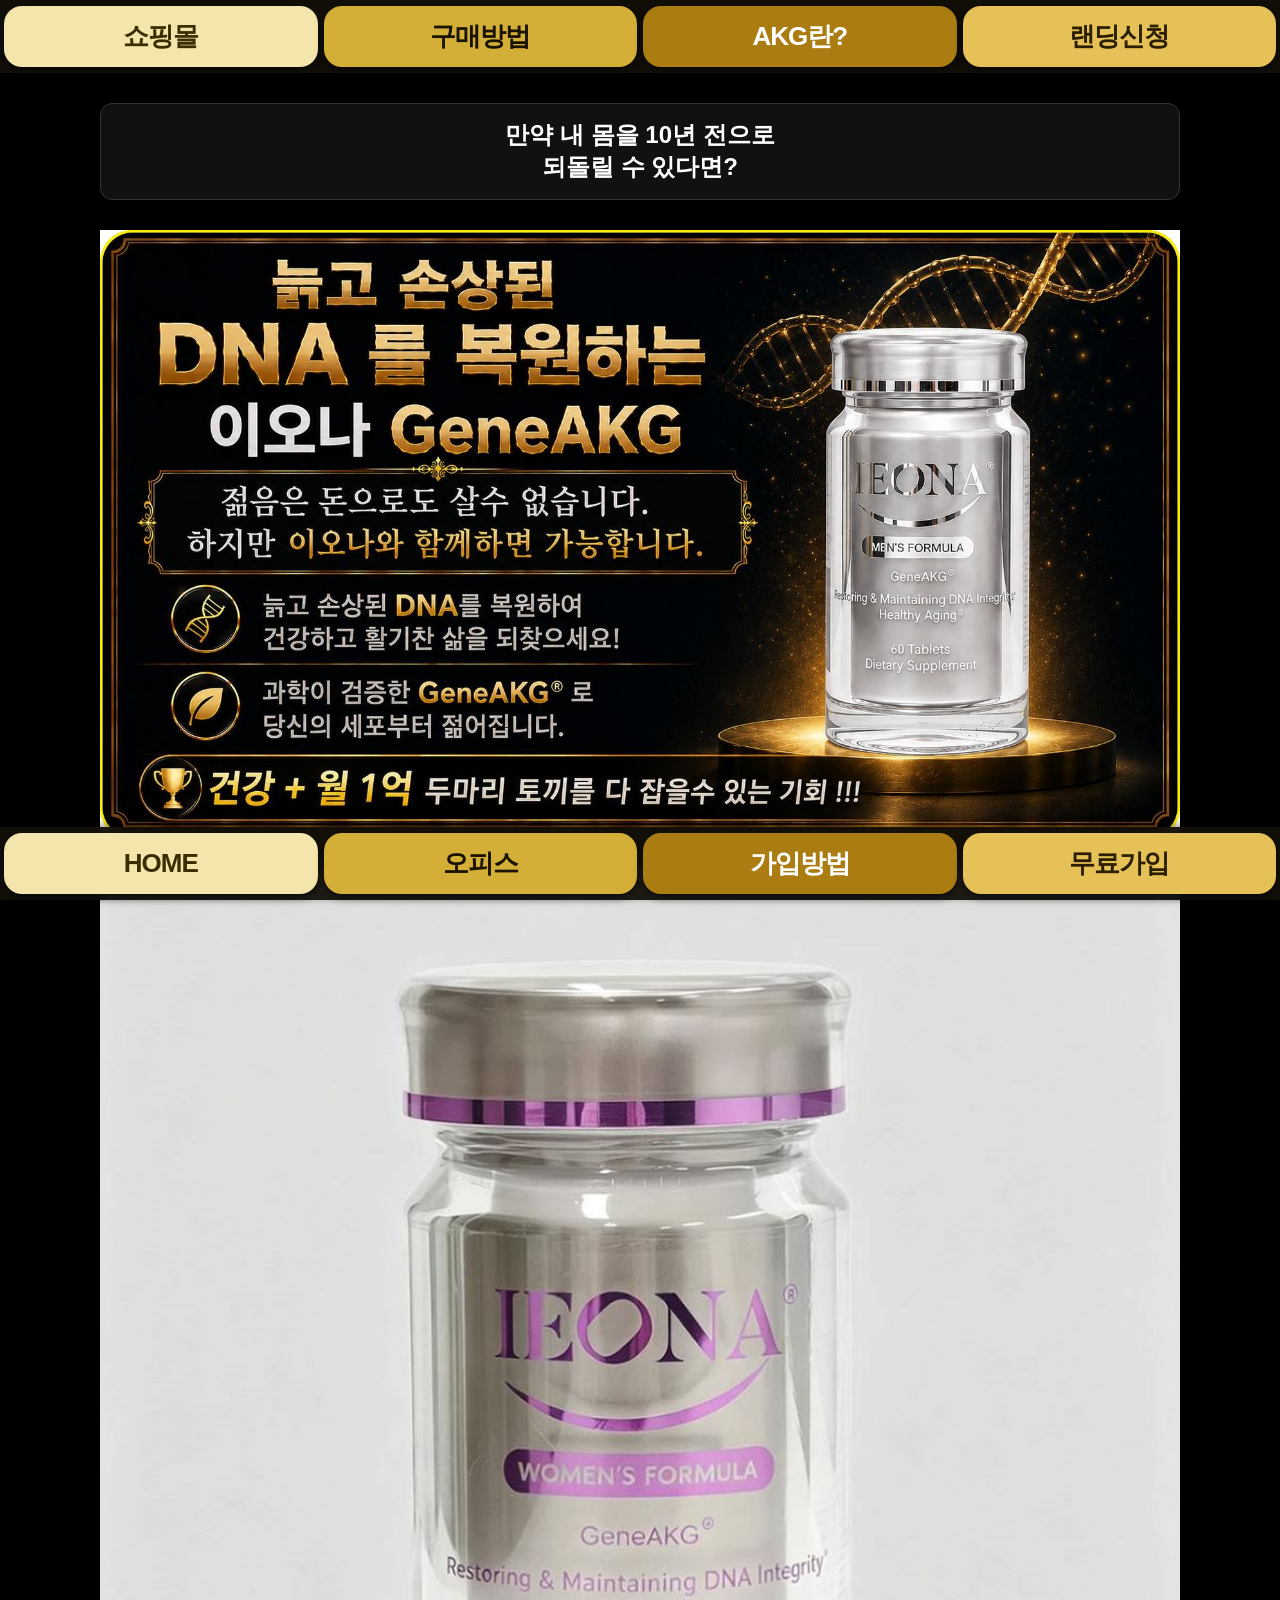
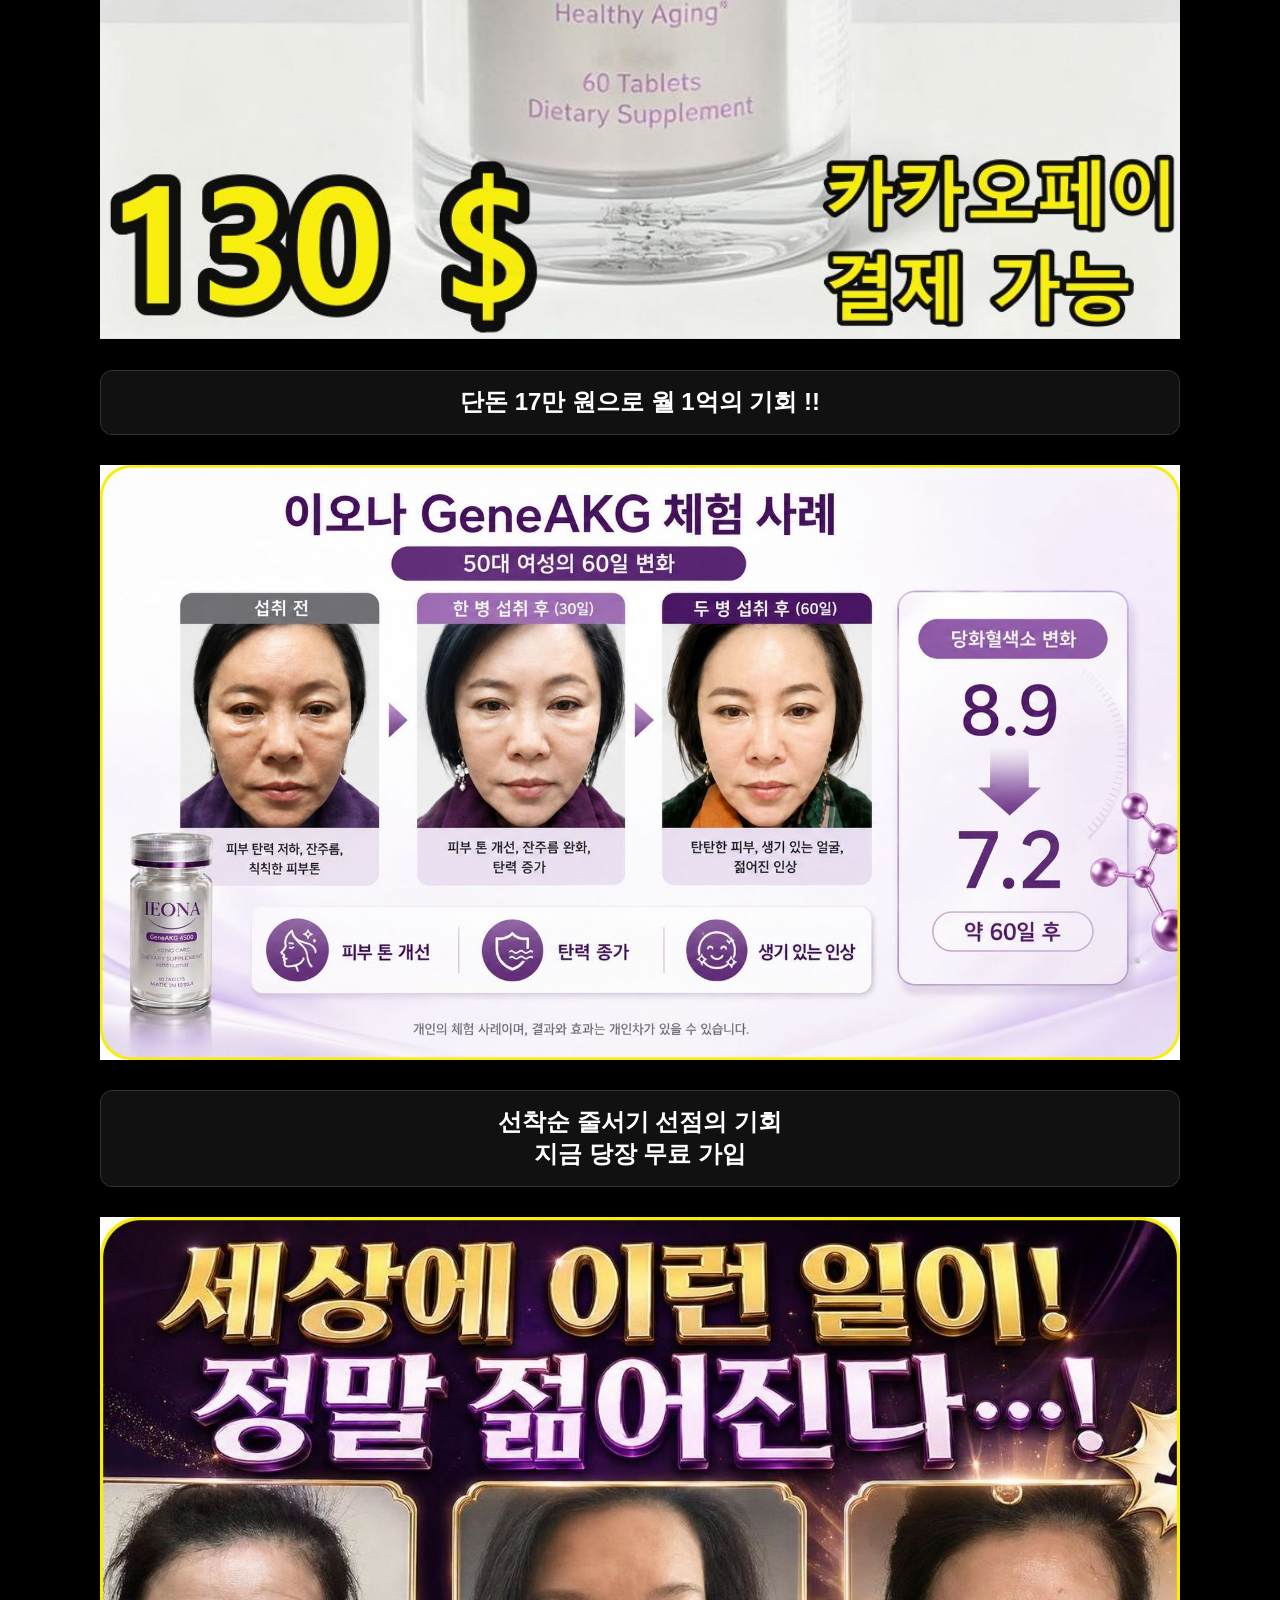
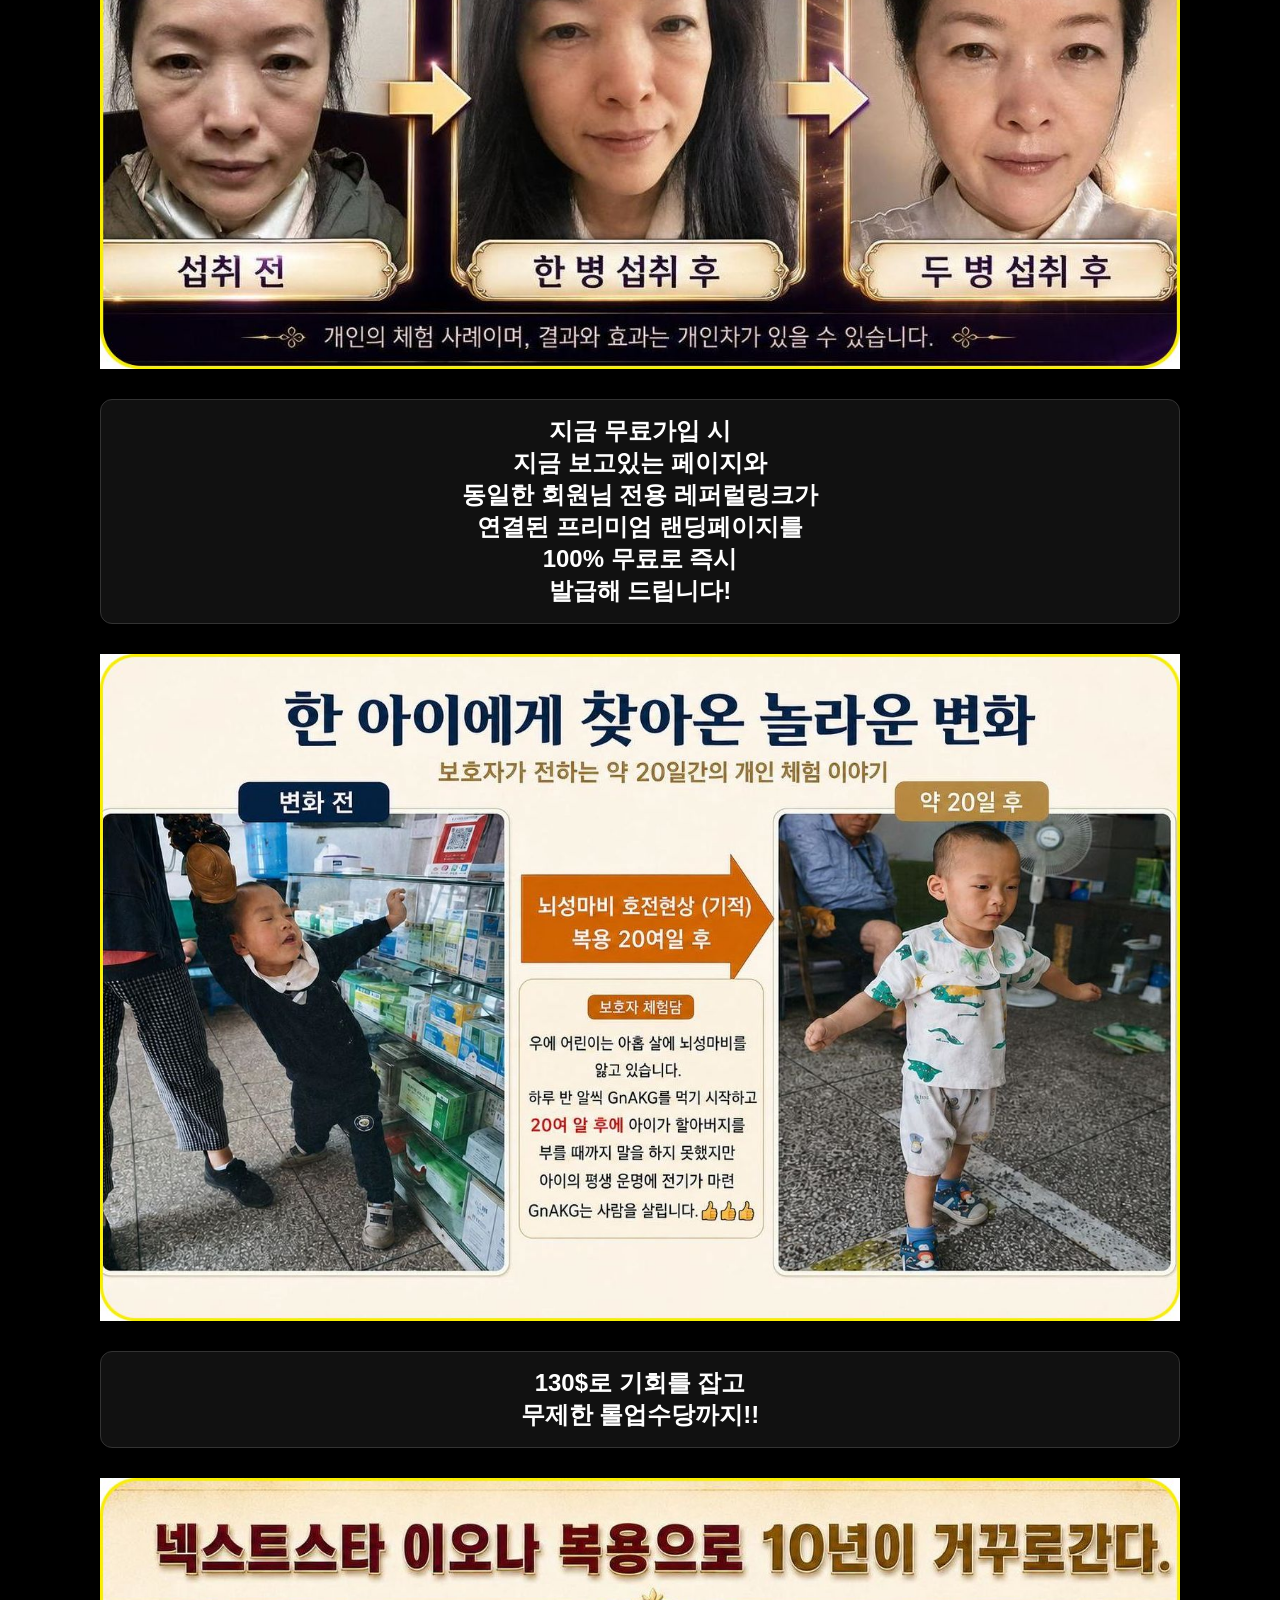
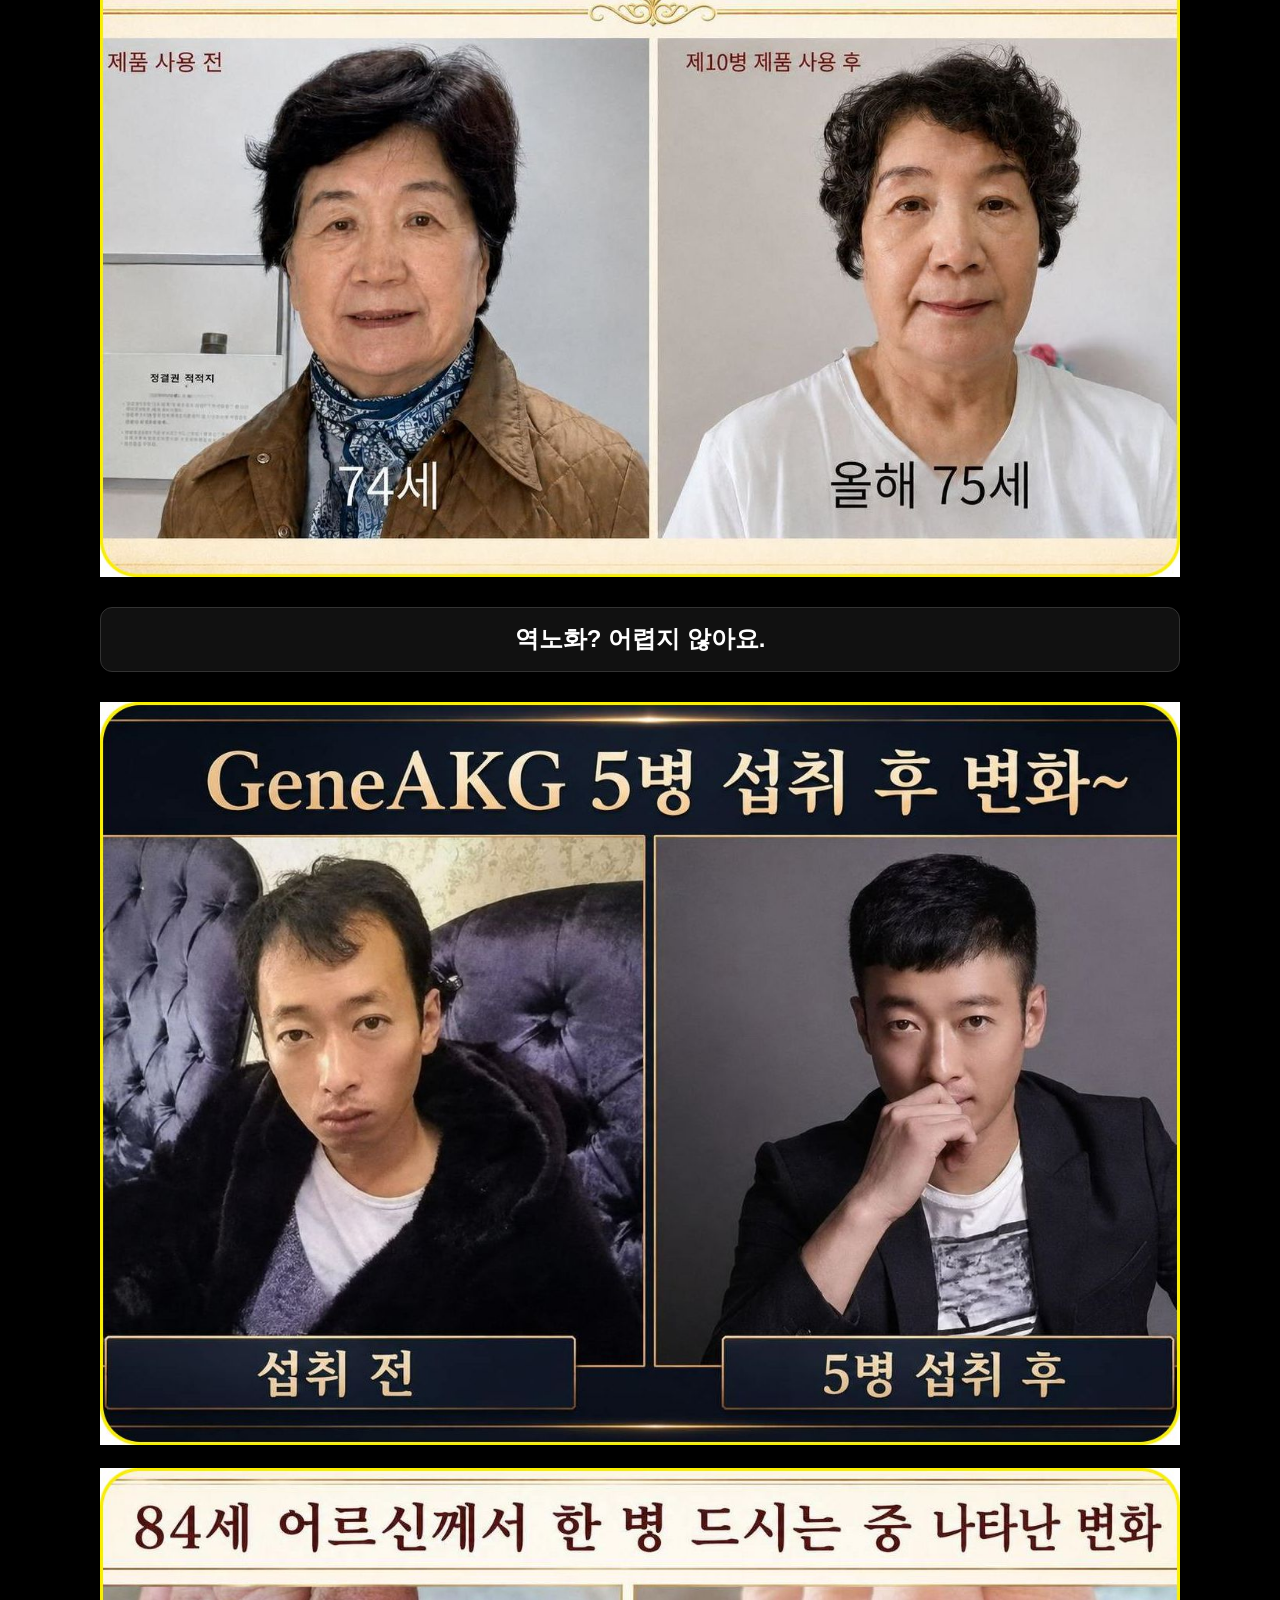
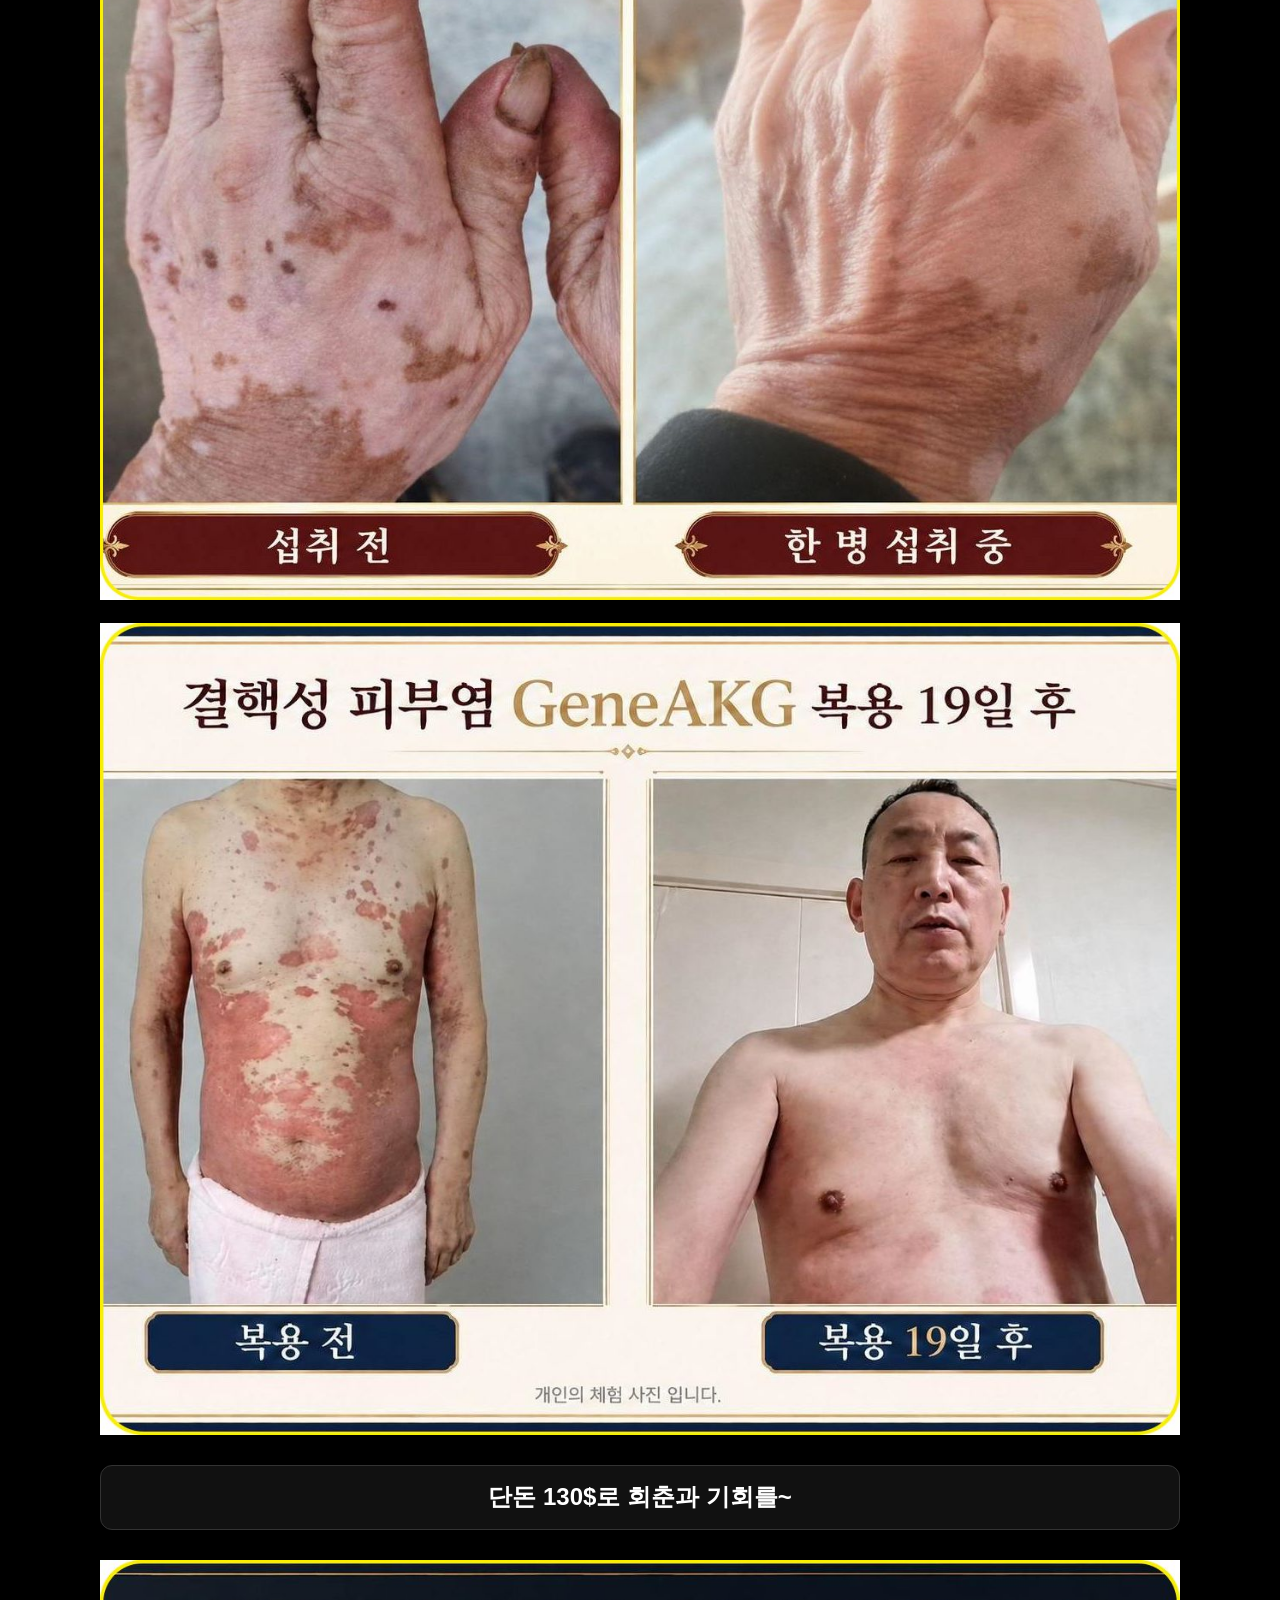
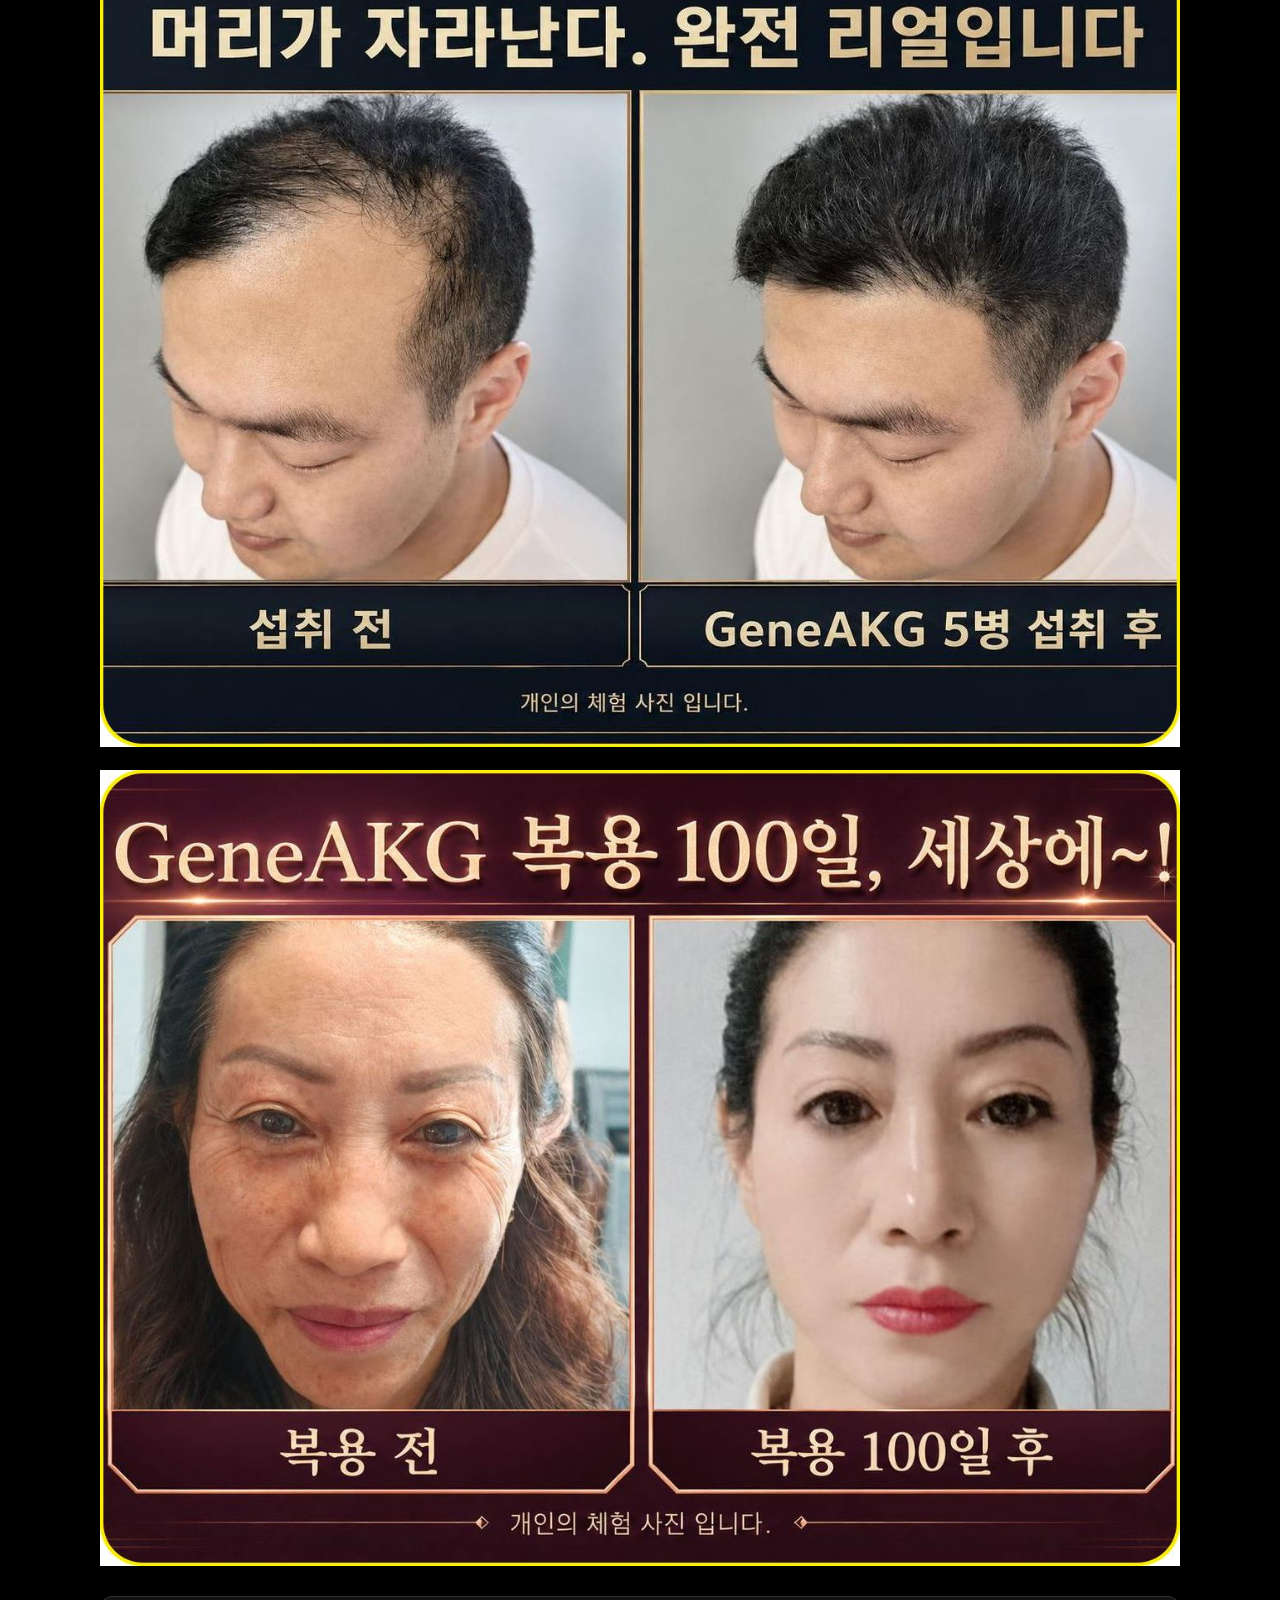
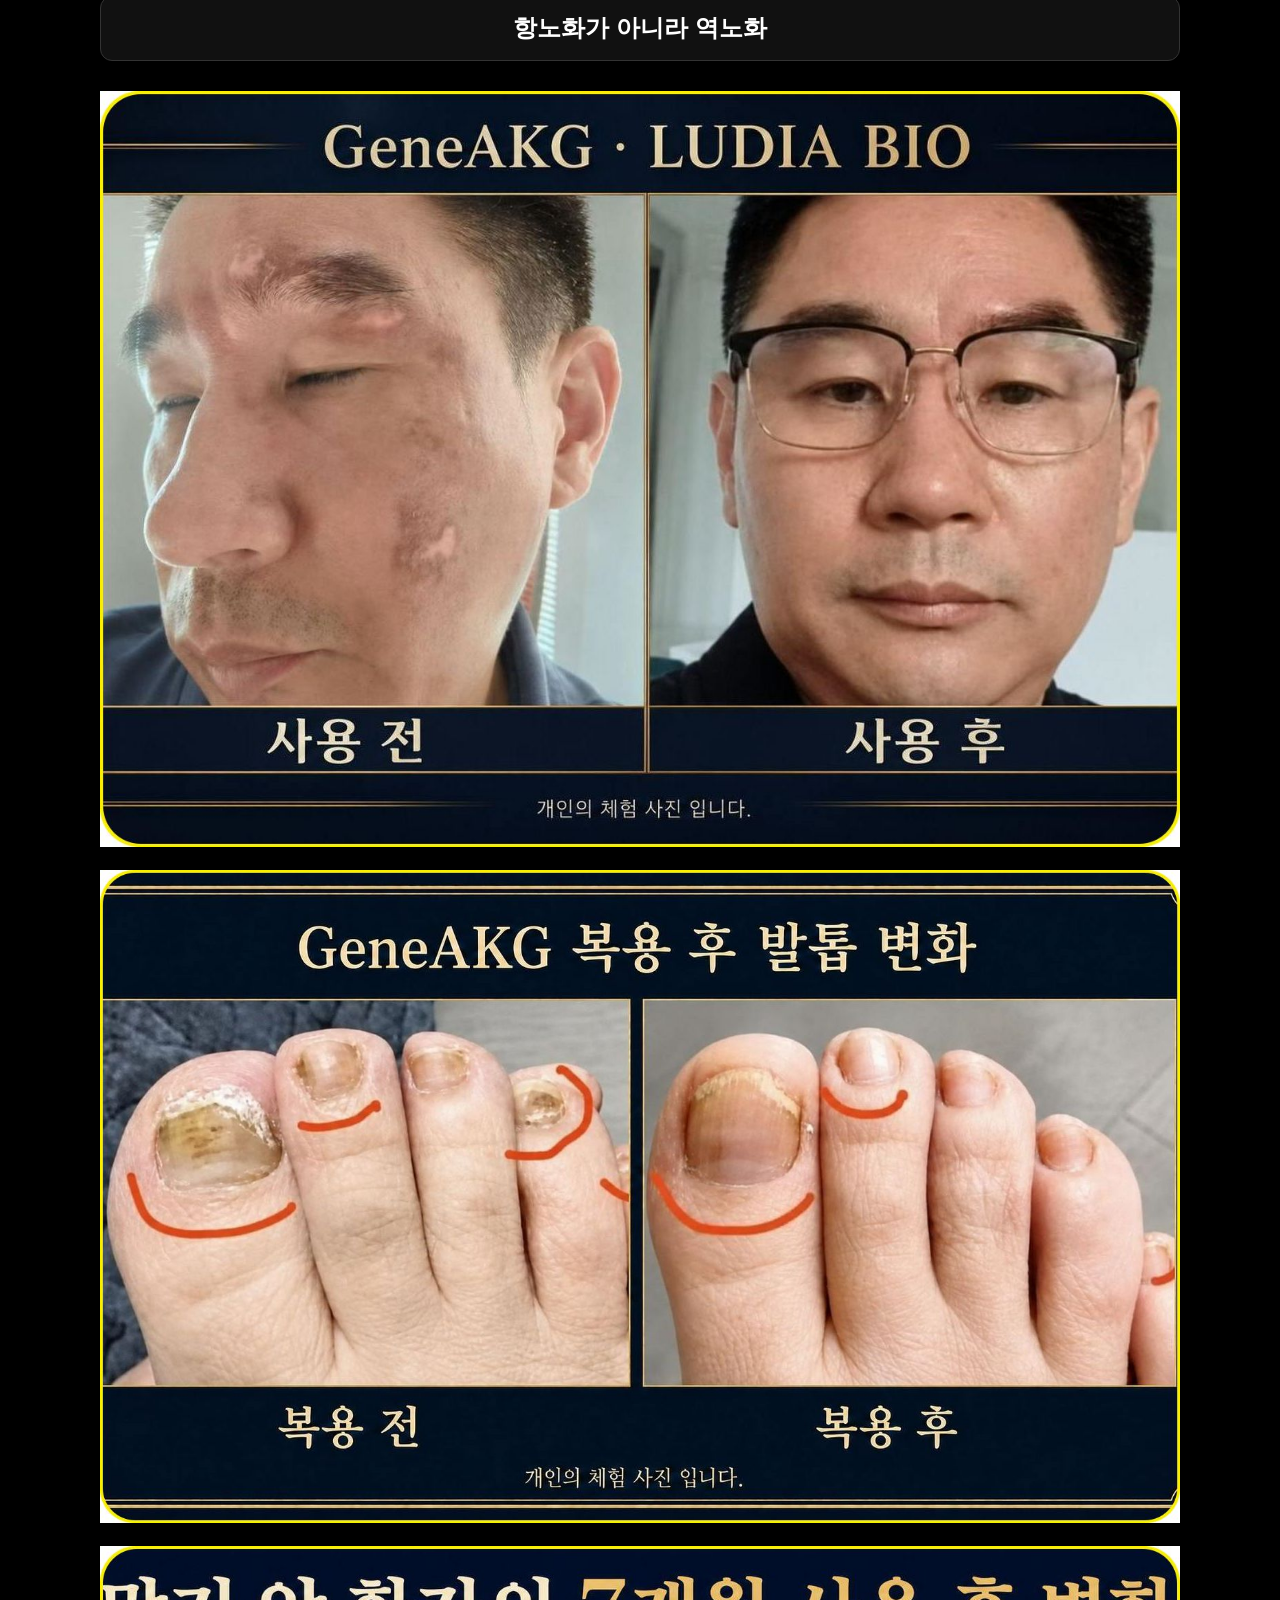
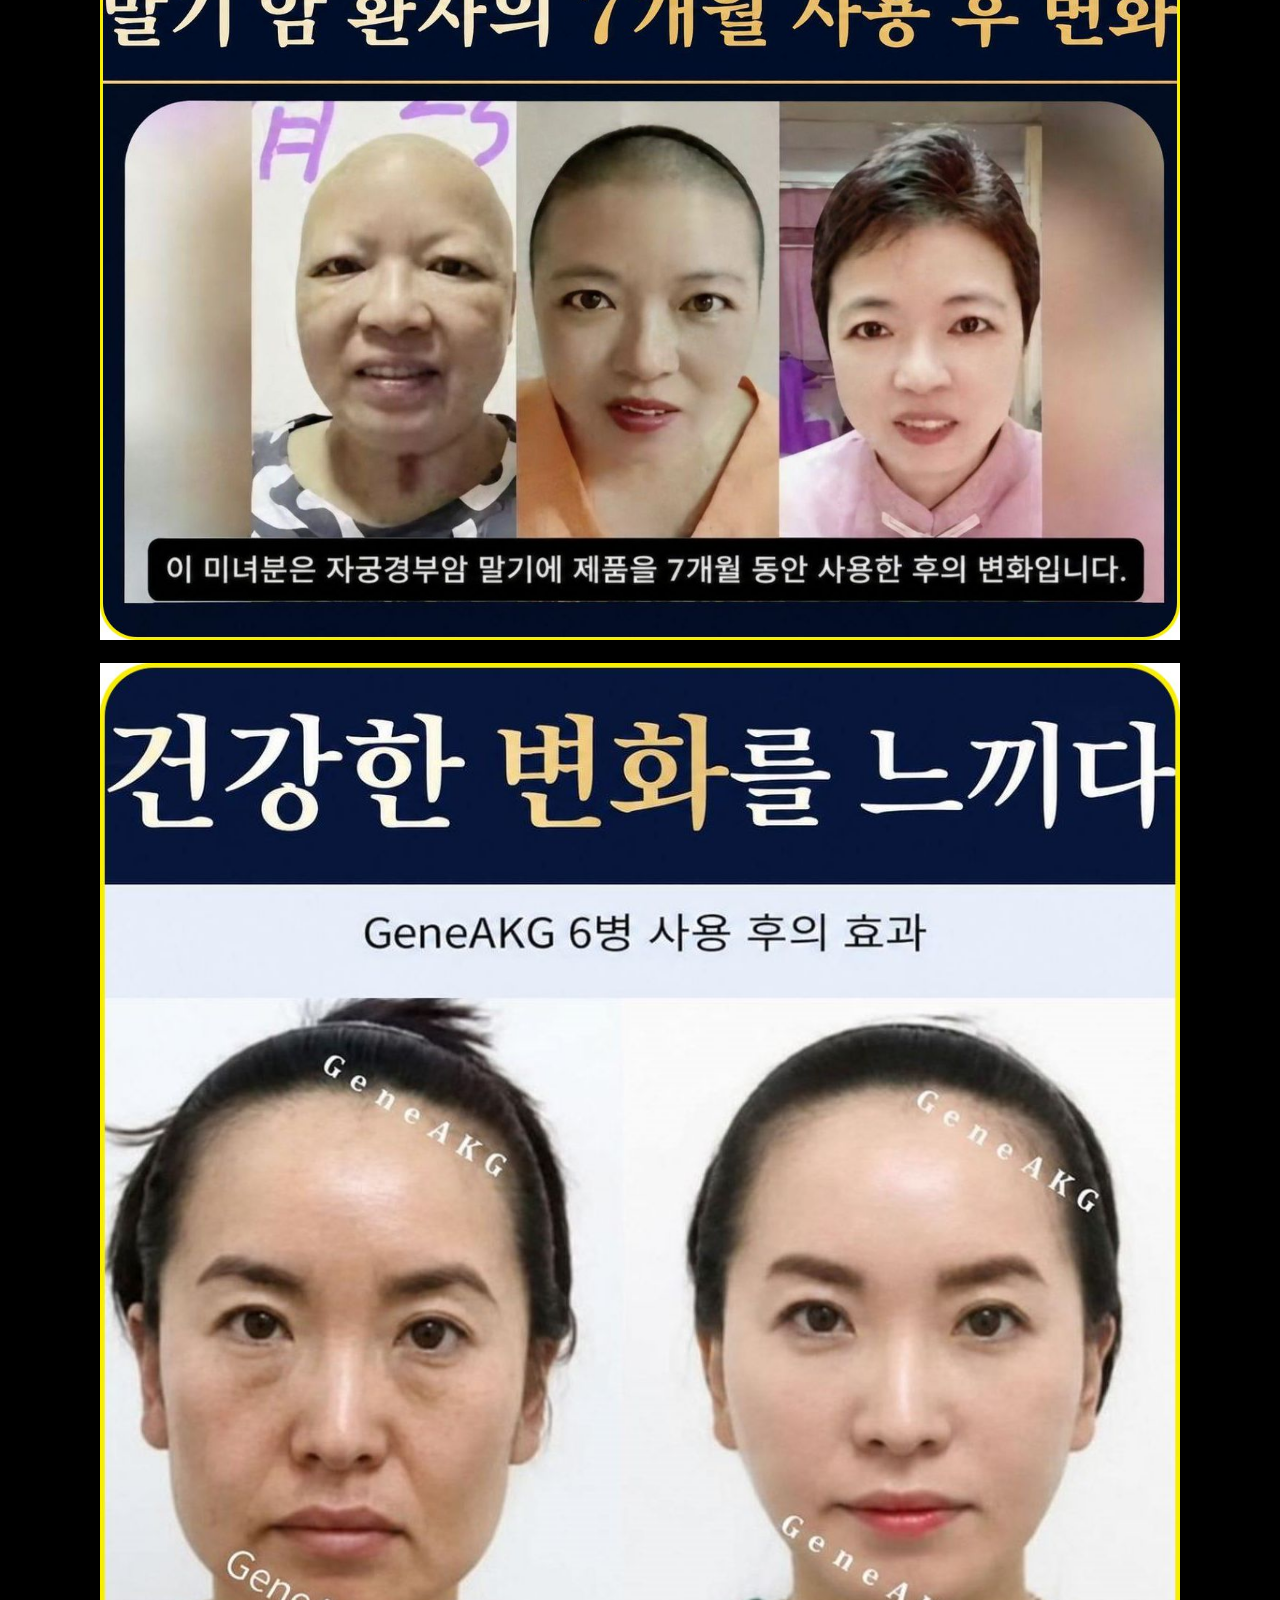
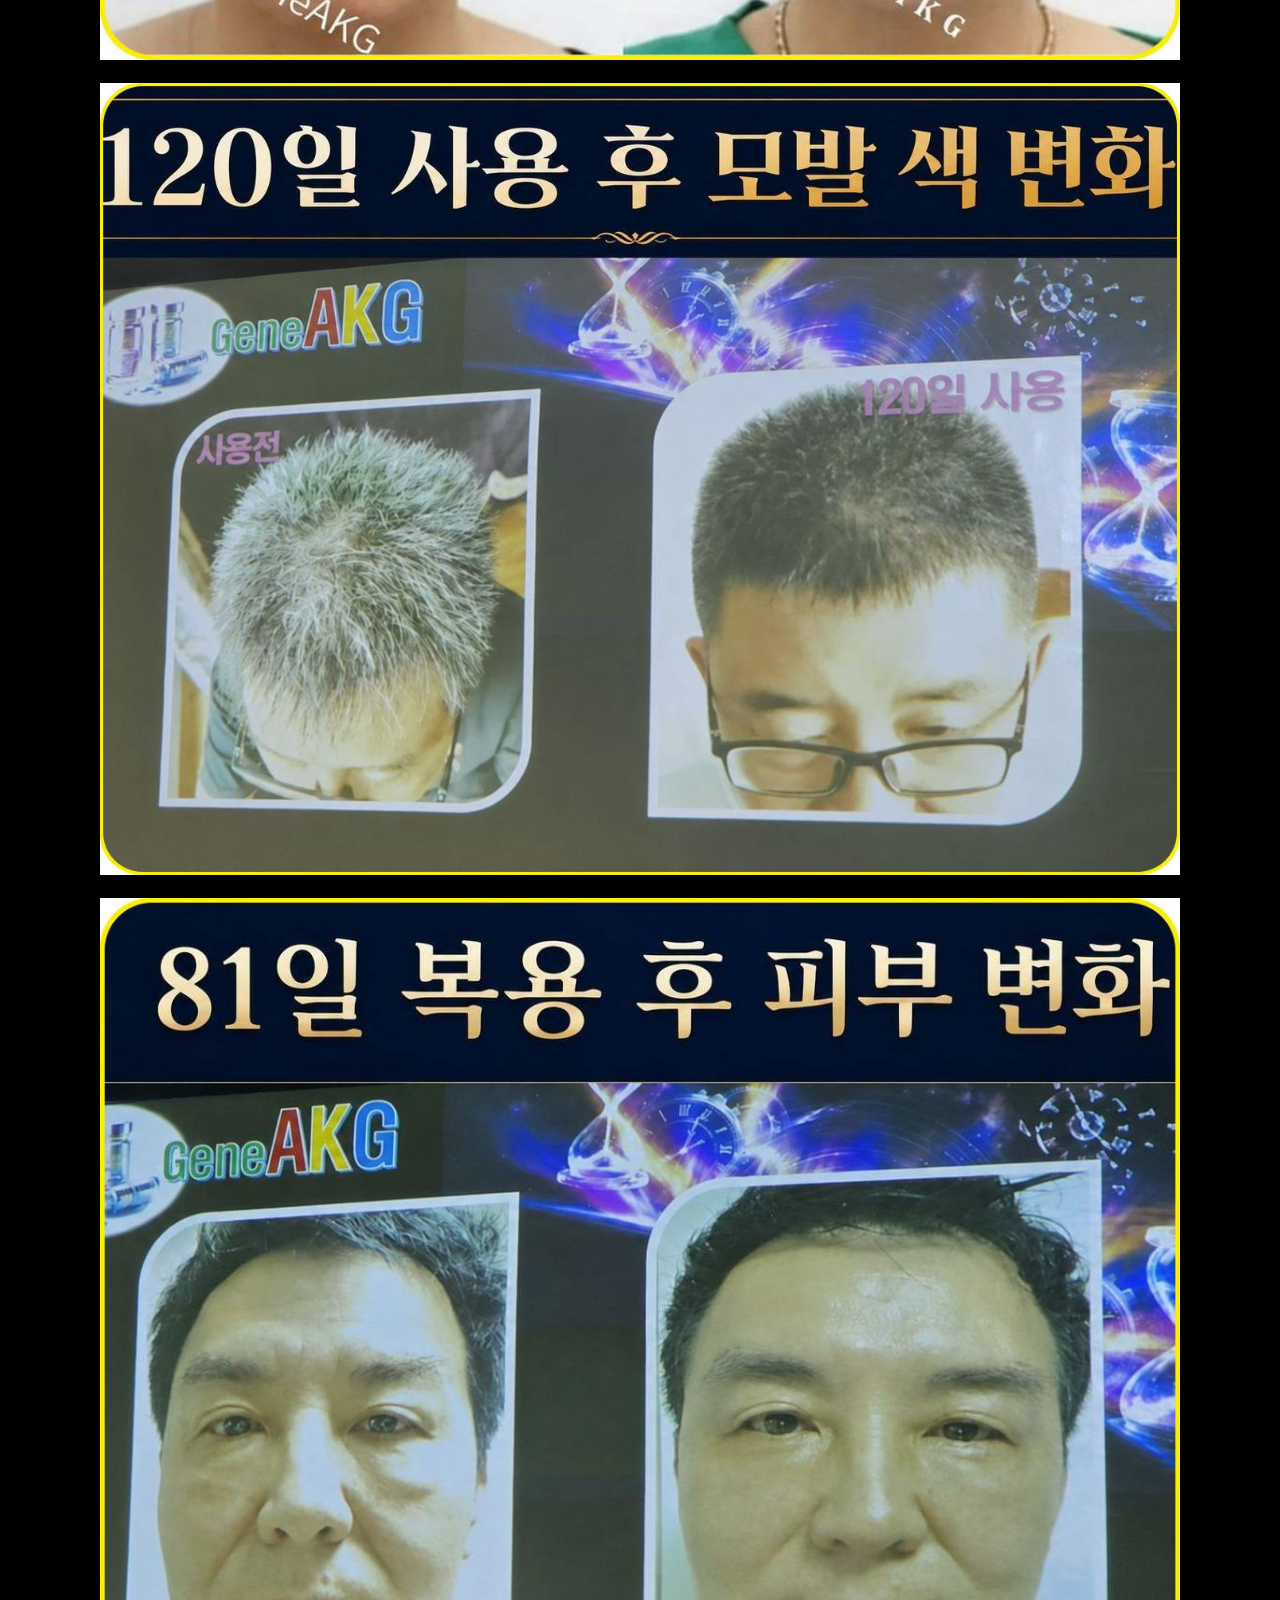
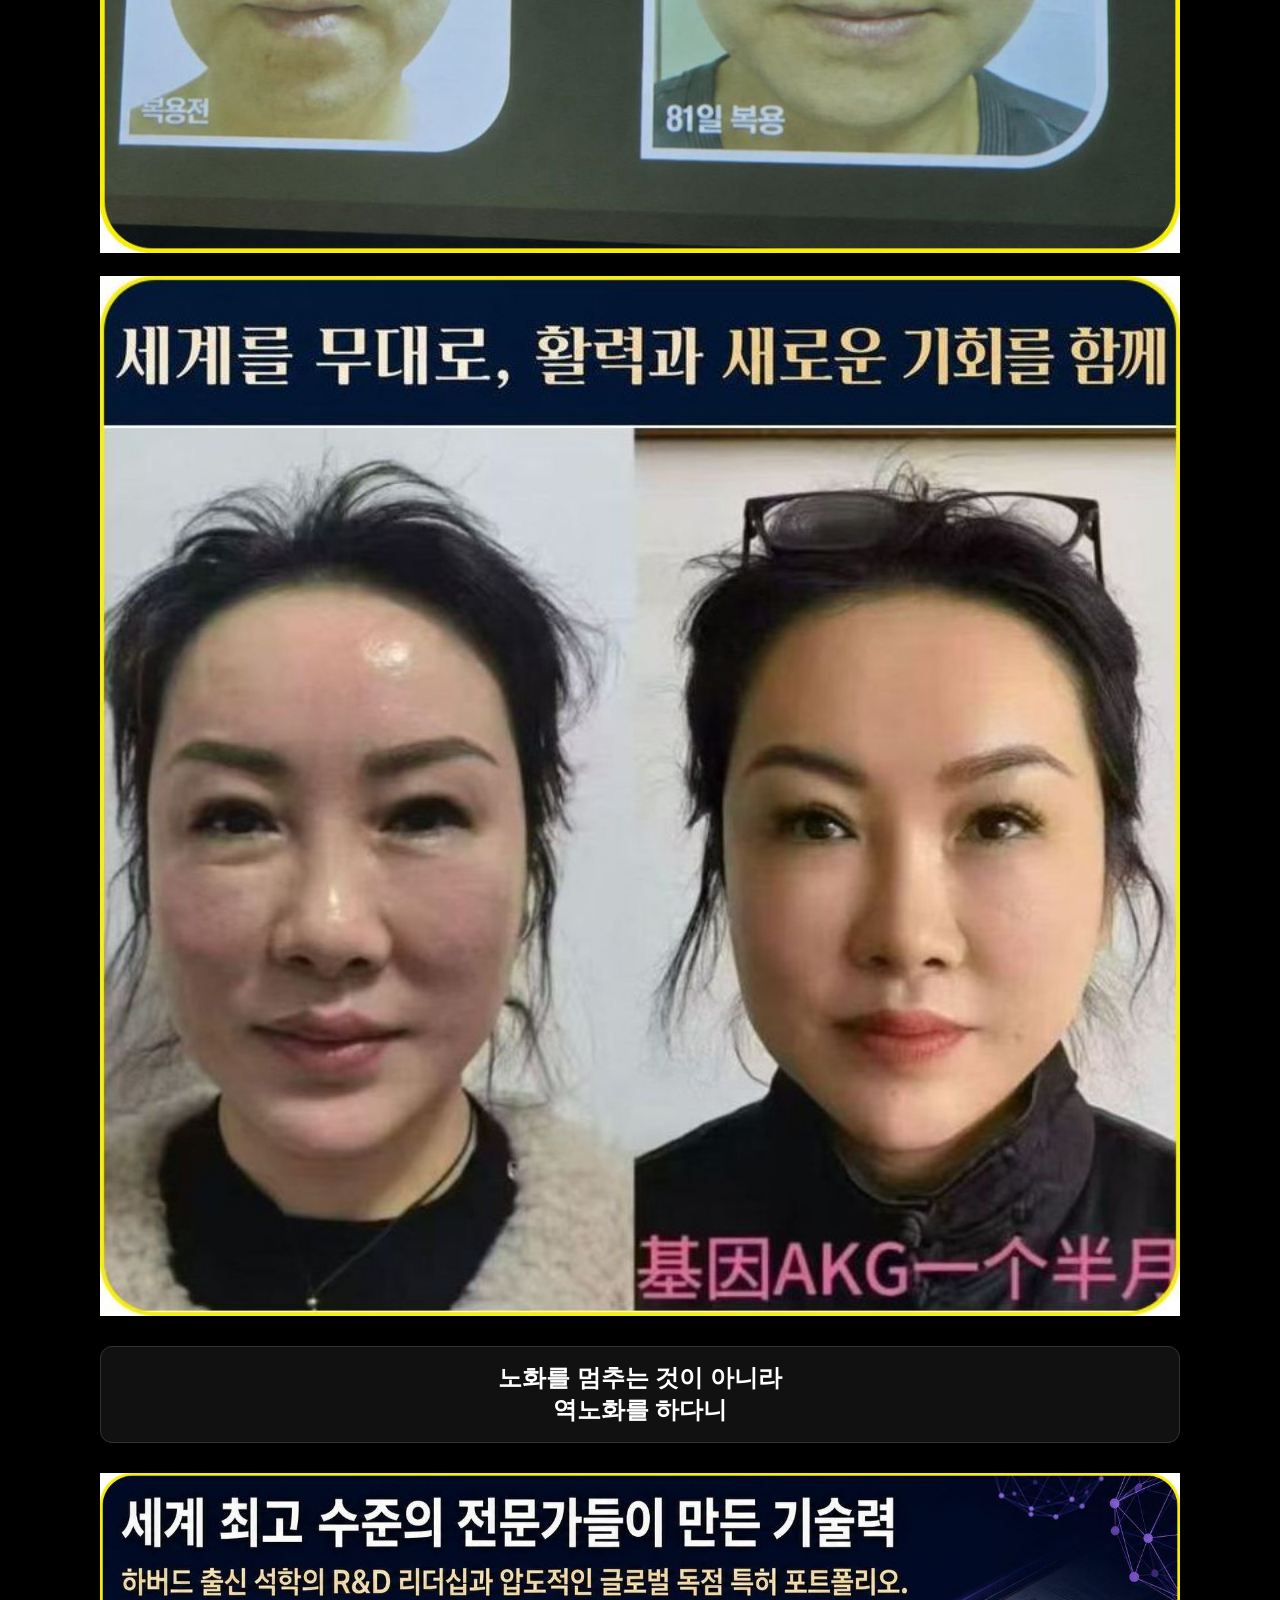
<file: index.html>
<!DOCTYPE html>
<html lang="ko">
<head>
  <meta charset="UTF-8">
  <meta name="viewport" content="width=device-width, initial-scale=1.0">
<link rel="stylesheet" href="style.css">
  <!-- 메뉴 공통 스크립트 연결 -->
  <script src="menu.js"></script>
</head>
<body>

<!-- 상단 메뉴 자리 -->
  <nav class="cell-nav"></nav>

  <div class="text-box">
    <div class="text-title">
      만약 내 몸을 10년 전으로<br>되돌릴 수 있다면?
    </div>
    <div class="text-content"></div>
  </div>


  <img src="images/01.jpg"><BR>

  <img src="images/akg1.jpg">
  <div class="text-box">
    <div class="text-title">
      단돈 17만 원으로 월 1억의 기회 !!
    </div>
    <div class="text-content"></div>
  </div>

  <img src="images/02.jpg">
    <div class="text-box">
    <div class="text-title">
      선착순 줄서기 선점의 기회<br>지금 당장 무료 가입
    </div>
    <div class="text-content"></div>
  </div>

  <img src="images/03.jpg">
  <div class="text-box">
    <div class="text-title">
      지금 무료가입 시<br>
      지금 보고있는 페이지와<br>동일한 회원님 전용 레퍼럴링크가<br>
	  연결된 프리미엄 랜딩페이지를<br>
	  100% 무료로 즉시<br>
	  발급해 드립니다!
    </div>
    <div class="text-content"></div>
  </div>

   <img src="images/04.jpg">
    <div class="text-box">
    <div class="text-title">
      130$로 기회를 잡고<BR>무제한 롤업수당까지!!
    </div>
    <div class="text-content"></div>
  </div>

    <img src="images/05.jpg">
    <div class="text-box">
    <div class="text-title">
      역노화? 어렵지 않아요.
    </div>
    <div class="text-content"></div>
  </div>

  <img src="images/06.jpg"><BR>

  <img src="images/07.jpg"><BR>

  <img src="images/08.jpg">
  <div class="text-box">
    <div class="text-title">
      단돈 130$로 회춘과 기회를~
    </div>
    <div class="text-content"></div>
  </div>

  <img src="images/09.jpg"><BR>

  <img src="images/10.jpg">
  <div class="text-box">
    <div class="text-title">
      항노화가 아니라 역노화
    </div>
    <div class="text-content"></div>
  </div>

  <img src="images/11.jpg"><BR>

  <img src="images/12.jpg"><BR>

  <img src="images/13.jpg"><BR>

  <img src="images/14.jpg"><BR>

  <img src="images/15.jpg"><BR>

  <img src="images/16.jpg"><BR>


  <img src="images/17.jpg">
  <div class="text-box">
    <div class="text-title">
      노화를 멈추는 것이 아니라<br>
	  역노화를 하다니
    </div>
    <div class="text-content"></div>
  </div>

  <img src="images/18.jpg">
  <div class="text-box">
    <div class="text-title">
      천하를 얻고도 건강을 잃으면<BR>무슨 소용이 있는가
    </div>
    <div class="text-content"></div>
  </div>


  <img src="images/19.jpg"><BR>

  <img src="images/20.jpg"><BR>

  <img src="images/21.jpg">

  <div class="text-box">
    <div class="text-title"></div>
    <div class="text-content">
      이 제품은 치료제가 아닙니다. 효능이나 효과도 개인에 따라 다를 수 있으므로 큰 치료가 필요하신 분들은 이 제품에 의존하면 안 되고 의사의 치료와 상담을 꼭 받으시면서 섭취하는 걸 권고합니다.
    </div>
  </div>


  <BR>
  <img src="images/cp2.jpg"><BR>

  <img src="images/cp3.jpg"><BR>

  <img src="images/cp1.jpg">
  <div class="text-box">
    <div class="text-title">
    더파인 프리미엄<BR>호관원, 관절보궁<BR>
      다들 1개월분 30만원이 넘습니다.<BR>💸 GENE AKG는  약 17만원!<BR>💰 그리고 인생역전의 기회!
    </div>
    <div class="text-content"></div>
  </div>





<!-- 하단 메뉴 자리 -->
  <nav class="cell-nav-bottom"></nav>

  <!-- 메뉴 자동 삽입 스크립트 (맨 아래 배치) -->
  <script src="menu.js"></script>

</body>
</html>
</file>
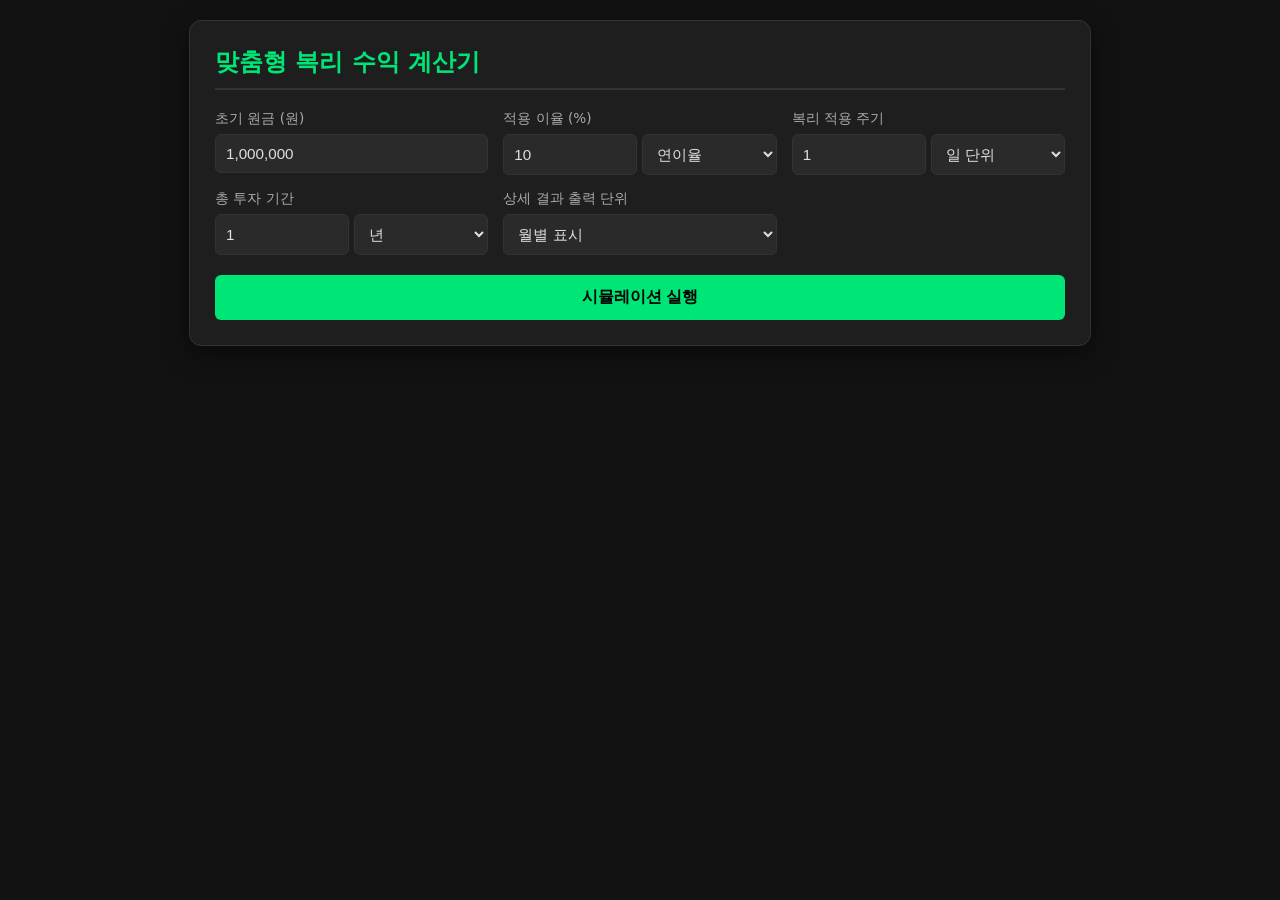
<file: compound_calculator.html>
<!DOCTYPE html>
<html lang="ko">
<head>
    <meta charset="UTF-8">
    <meta name="viewport" content="width=device-width, initial-scale=1.0">
    <title>자율 설정 복리 계산기</title>
    <style>
        :root {
            --bg-color: #121212;
            --card-bg: #1e1e1e;
            --accent-color: #00e676;
            --text-color: #e0e0e0;
            --border-color: #333333;
            --input-bg: #2a2a2a;
        }
        body {
            font-family: 'Pretendard', -apple-system, BlinkMacSystemFont, system-ui, Roboto, sans-serif;
            background-color: var(--bg-color);
            color: var(--text-color);
            margin: 0;
            padding: 20px;
            display: flex;
            justify-content: center;
        }
        .container {
            width: 100%;
            max-width: 850px;
            background-color: var(--card-bg);
            padding: 25px;
            border-radius: 12px;
            box-shadow: 0 8px 24px rgba(0,0,0,0.5);
            border: 1px solid var(--border-color);
        }
        h2 {
            margin-top: 0;
            color: var(--accent-color);
            border-bottom: 2px solid var(--border-color);
            padding-bottom: 10px;
        }
        .input-grid {
            display: grid;
            grid-template-columns: repeat(auto-fit, minmax(240px, 1fr));
            gap: 15px;
            margin-bottom: 20px;
        }
        .input-group {
            display: flex;
            flex-direction: column;
        }
        .input-group label {
            font-size: 0.85rem;
            margin-bottom: 6px;
            color: #aaa;
        }
        .input-wrapper {
            display: flex;
            gap: 5px;
        }
        input, select {
            background-color: var(--input-bg);
            border: 1px solid var(--border-color);
            color: var(--text-color);
            padding: 10px;
            border-radius: 6px;
            font-size: 0.95rem;
            outline: none;
            width: 100%;
            box-sizing: border-box;
        }
        input:focus, select:focus {
            border-color: var(--accent-color);
        }
        button {
            width: 100%;
            padding: 12px;
            background-color: var(--accent-color);
            color: #000;
            font-weight: bold;
            border: none;
            border-radius: 6px;
            font-size: 1rem;
            cursor: pointer;
            transition: opacity 0.2s;
        }
        button:hover {
            opacity: 0.9;
        }
        .summary-card {
            margin-top: 25px;
            background-color: var(--input-bg);
            padding: 20px;
            border-radius: 8px;
            border-left: 4px solid var(--accent-color);
            display: grid;
            grid-template-columns: repeat(auto-fit, minmax(150px, 1fr));
            gap: 15px;
        }
        .summary-item {
            display: flex;
            flex-direction: column;
        }
        .summary-item .title {
            font-size: 0.8rem;
            color: #888;
        }
        .summary-item .value {
            font-size: 1.2rem;
            font-weight: bold;
            margin-top: 4px;
        }
        .summary-item .value.highlight {
            color: var(--accent-color);
        }
        /* 테이블 컨테이너 내부 스크롤바 제거 및 전체 표시 설정 */
        .table-container {
            margin-top: 20px;
            border: 1px solid var(--border-color);
            border-radius: 6px;
            overflow: hidden;
        }
        table {
            width: 100%;
            border-collapse: collapse;
            text-align: right;
            font-size: 0.85rem;
        }
        th, td {
            padding: 10px;
            border-bottom: 1px solid var(--border-color);
        }
        th {
            background-color: #252525;
            color: #ccc;
            text-align: right;
        }
        th:first-child, td:first-child {
            text-align: center;
        }
    </style>
</head>
<body>

<div class="container">
    <h2>맞춤형 복리 수익 계산기</h2>

    <div class="input-grid">
        <div class="input-group">
            <label for="principal">초기 원금 (원)</label>
            <input type="text" id="principal" value="1,000,000" oninput="formatCurrencyInput(this)">
        </div>

        <div class="input-group">
            <label>적용 이율 (%)</label>
            <div class="input-wrapper">
                <input type="number" id="rateVal" value="10" step="0.01">
                <select id="rateUnit">
                    <option value="year" selected>연이율</option>
                    <option value="month">월이율</option>
                    <option value="day">일이율</option>
                </select>
            </div>
        </div>

        <div class="input-group">
            <label>복리 적용 주기</label>
            <div class="input-wrapper">
                <input type="number" id="compoundVal" value="1" min="1">
                <select id="compoundUnit">
                    <option value="day">일 단위</option>
                    <option value="month">개월 단위</option>
                    <option value="year">년 단위</option>
                </select>
            </div>
        </div>

        <div class="input-group">
            <label>총 투자 기간</label>
            <div class="input-wrapper">
                <input type="number" id="periodVal" value="1" min="1">
                <select id="periodUnit">
                    <option value="year" selected>년</option>
                    <option value="month">개월</option>
                    <option value="day">일</option>
                </select>
            </div>
        </div>

        <div class="input-group">
            <label>상세 결과 출력 단위</label>
            <select id="displayUnit">
                <option value="day">일별 표시</option>
                <option value="month" selected>월별 표시</option>
                <option value="year">연별 표시</option>
            </select>
        </div>
    </div>

    <button onclick="calculate()">시뮬레이션 실행</button>

    <div id="summary" class="summary-card" style="display: none;">
        <div class="summary-item">
            <span class="title">최종 원리금</span>
            <span class="value highlight" id="sumFinalBalance">0 원</span>
        </div>
        <div class="summary-item">
            <span class="title">총 수익금</span>
            <span class="value" id="sumTotalProfit">0 원</span>
        </div>
        <div class="summary-item">
            <span class="title">최종 수익률</span>
            <span class="value highlight" id="sumROI">0 %</span>
        </div>
    </div>

    <div class="table-container" id="tableContainer" style="display: none;">
        <table>
            <thead>
                <tr>
                    <th id="thPeriod">회차</th>
                    <th>누적 원금</th>
                    <th>당기 수익</th>
                    <th>누적 수익금</th>
                    <th>총 잔액</th>
                    <th>누적 수익률</th>
                </tr>
            </thead>
            <tbody id="resultBody"></tbody>
        </table>
    </div>
</div>

<script>
function formatCurrencyInput(input) {
    let value = input.value.replace(/[^0-9]/g, '');
    if (value) {
        input.value = parseInt(value, 10).toLocaleString();
    } else {
        input.value = '';
    }
}

function toFormattedString(num) {
    return Math.round(num).toLocaleString();
}

function calculate() {
    const rawPrincipal = document.getElementById('principal').value.replace(/,/g, '');
    const principal = parseFloat(rawPrincipal);

    const rateVal = parseFloat(document.getElementById('rateVal').value);
    const rateUnit = document.getElementById('rateUnit').value;

    const compoundVal = parseInt(document.getElementById('compoundVal').value);
    const compoundUnit = document.getElementById('compoundUnit').value;

    const periodVal = parseInt(document.getElementById('periodVal').value);
    const periodUnit = document.getElementById('periodUnit').value;

    const displayUnit = document.getElementById('displayUnit').value;

    if (isNaN(principal) || isNaN(rateVal) || principal <= 0) {
        alert('올바른 투자금액과 이율을 입력하십시오.');
        return;
    }

    let dailyRate = 0;
    const baseRate = rateVal / 100;

    if (rateUnit === 'day') {
        dailyRate = baseRate;
    } else if (rateUnit === 'month') {
        dailyRate = baseRate / 30;
    } else if (rateUnit === 'year') {
        dailyRate = baseRate / 365;
    }

    let totalDays = 0;
    if (periodUnit === 'day') totalDays = periodVal;
    else if (periodUnit === 'month') totalDays = periodVal * 30;
    else if (periodUnit === 'year') totalDays = periodVal * 365;

    let compoundDays = 0;
    if (compoundUnit === 'day') compoundDays = compoundVal;
    else if (compoundUnit === 'month') compoundDays = compoundVal * 30;
    else if (compoundUnit === 'year') compoundDays = compoundVal * 365;

    let currentBalance = principal;
    let accumulatedInterest = 0;
    const dailyRecords = [];

    for (let day = 1; day <= totalDays; day++) {
        const todaysInterest = currentBalance * dailyRate;
        accumulatedInterest += todaysInterest;

        if (day % compoundDays === 0 || day === totalDays) {
            currentBalance += accumulatedInterest;
            accumulatedInterest = 0;
        }

        dailyRecords.push({
            day: day,
            balance: currentBalance + accumulatedInterest
        });
    }

    let displayInterval = 1;
    let periodLabel = '일';
    if (displayUnit === 'month') {
        displayInterval = 30;
        periodLabel = '개월';
    } else if (displayUnit === 'year') {
        displayInterval = 365;
        periodLabel = '년';
    }

    const tbody = document.getElementById('resultBody');
    tbody.innerHTML = '';
    document.getElementById('thPeriod').innerText = `경과 (${periodLabel})`;

    let prevBalance = principal;

    for (let i = displayInterval - 1; i < dailyRecords.length; i += displayInterval) {
        const record = dailyRecords[i];
        const step = Math.floor((i + 1) / displayInterval);
        const totalProfit = record.balance - principal;
        const periodProfit = record.balance - prevBalance;
        const roi = (totalProfit / principal) * 100;

        const row = `<tr>
            <td>${step} ${periodLabel}</td>
            <td>${toFormattedString(principal)} 원</td>
            <td style="color: #00e676;">+${toFormattedString(periodProfit)} 원</td>
            <td>${toFormattedString(totalProfit)} 원</td>
            <td>${toFormattedString(record.balance)} 원</td>
            <td>${roi.toFixed(2)} %</td>
        </tr>`;
        tbody.innerHTML += row;
        prevBalance = record.balance;
    }

    const finalBalance = dailyRecords[dailyRecords.length - 1].balance;
    const finalProfit = finalBalance - principal;
    const finalROI = (finalProfit / principal) * 100;

    document.getElementById('sumFinalBalance').innerText = `${toFormattedString(finalBalance)} 원`;
    document.getElementById('sumTotalProfit').innerText = `${toFormattedString(finalProfit)} 원`;
    document.getElementById('sumROI').innerText = `${finalROI.toFixed(2)} %`;

    document.getElementById('summary').style.display = 'grid';
    document.getElementById('tableContainer').style.display = 'block';
}
</script>

</body>
</html>
</file>
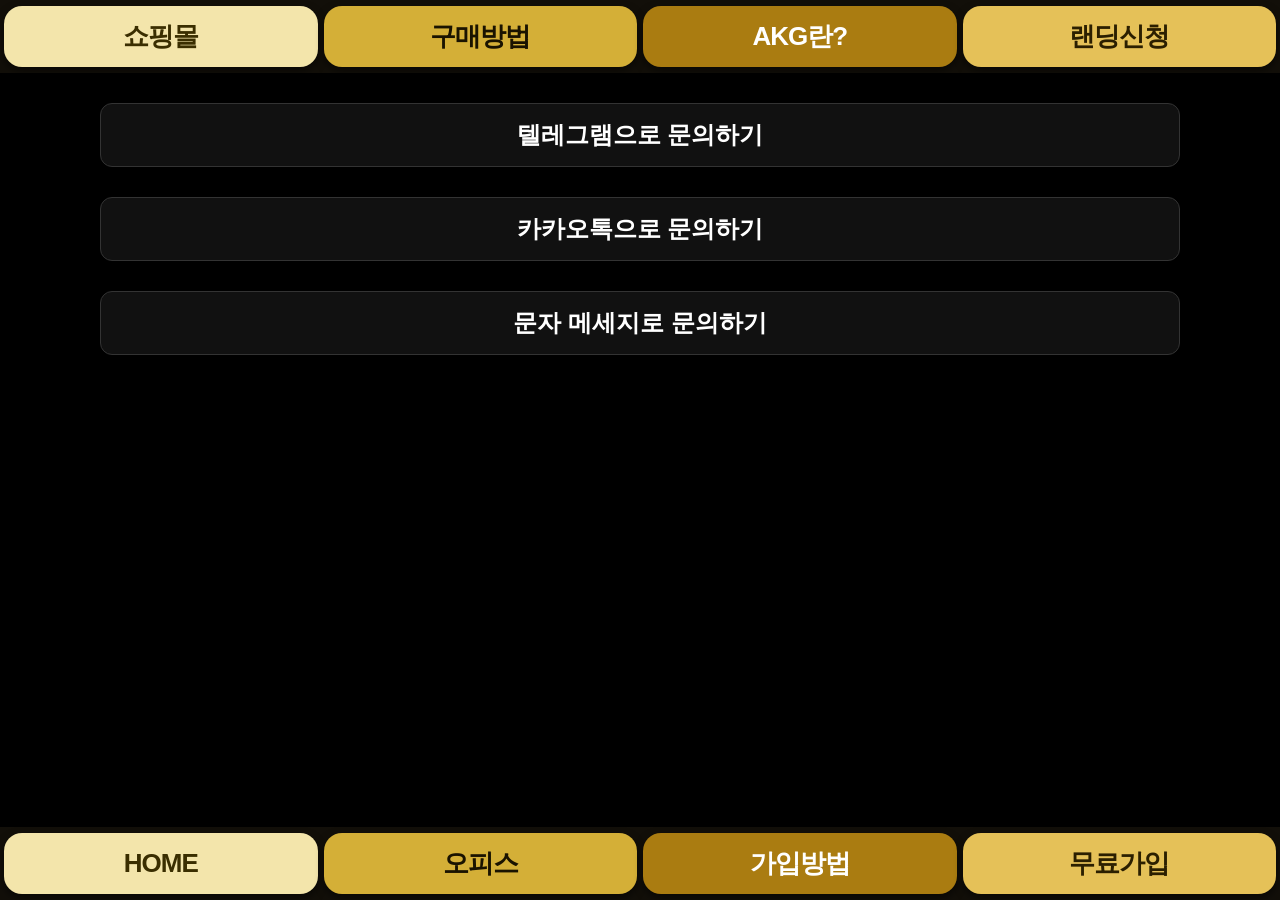
<file: contactus.html>
<!DOCTYPE html>
<html lang="ko">
<head>
  <meta charset="UTF-8">
  <meta name="viewport" content="width=device-width, initial-scale=1.0">
  <title>AKG 문의하기</title>
  <link rel="stylesheet" href="style.css">
  <script src="menu.js" defer></script>
</head>
<body>

  <!-- 상단 메뉴 -->
  <nav class="cell-nav"></nav>

  <div class="text-box">
    <div>
       <a id="btn-telegram" href="#" target="_blank" rel="noopener noreferrer" class="btn btn-telegram">텔레그램으로 문의하기</a>
    </div>
  </div>

  <div class="text-box">
    <div>
       <a id="btn-kakao" href="https://open.kakao.com/o/sBOSS_KAKAO" target="_blank" rel="noopener noreferrer" class="btn btn-kakao">카카오톡으로 문의하기</a>
    </div>
  </div>

  <div class="text-box">
    <div>
       <a id="btn-sms" href="#" class="btn btn-sms">문자 메세지로 문의하기</a>
    </div>
  </div>

  <!-- 하단 메뉴 -->
  <nav class="cell-nav-bottom"></nav>

  <script>
    document.addEventListener('DOMContentLoaded', function() {
      const userRef = window.FINAL_REF || "KRAQ767727-0";

      // 텔레그램 링크 세팅
      const tgBtn = document.getElementById('btn-telegram');
      const bossTelegramId = "cuntting";
      const tgMsg = encodeURIComponent(`[AKG 문의] 추천인 ID: ${userRef} 보고 문의드립니다.`);
      if (tgBtn) {
        tgBtn.href = `https://t.me/${bossTelegramId}?text=${tgMsg}`;
      }

      // 문자(SMS) 링크 세팅
      const smsBtn = document.getElementById('btn-sms');
      const bossPhone = "01012345678"; // 보스 실제 번호 입력 구간
      const smsText = encodeURIComponent(`[AKG 문의] 추천인 ID: ${userRef} 보고 문의드립니다.`);
      if (smsBtn) {
        smsBtn.href = `sms:${bossPhone}?body=${smsText}`;
      }
    });
  </script>
</body>
</html>
</file>
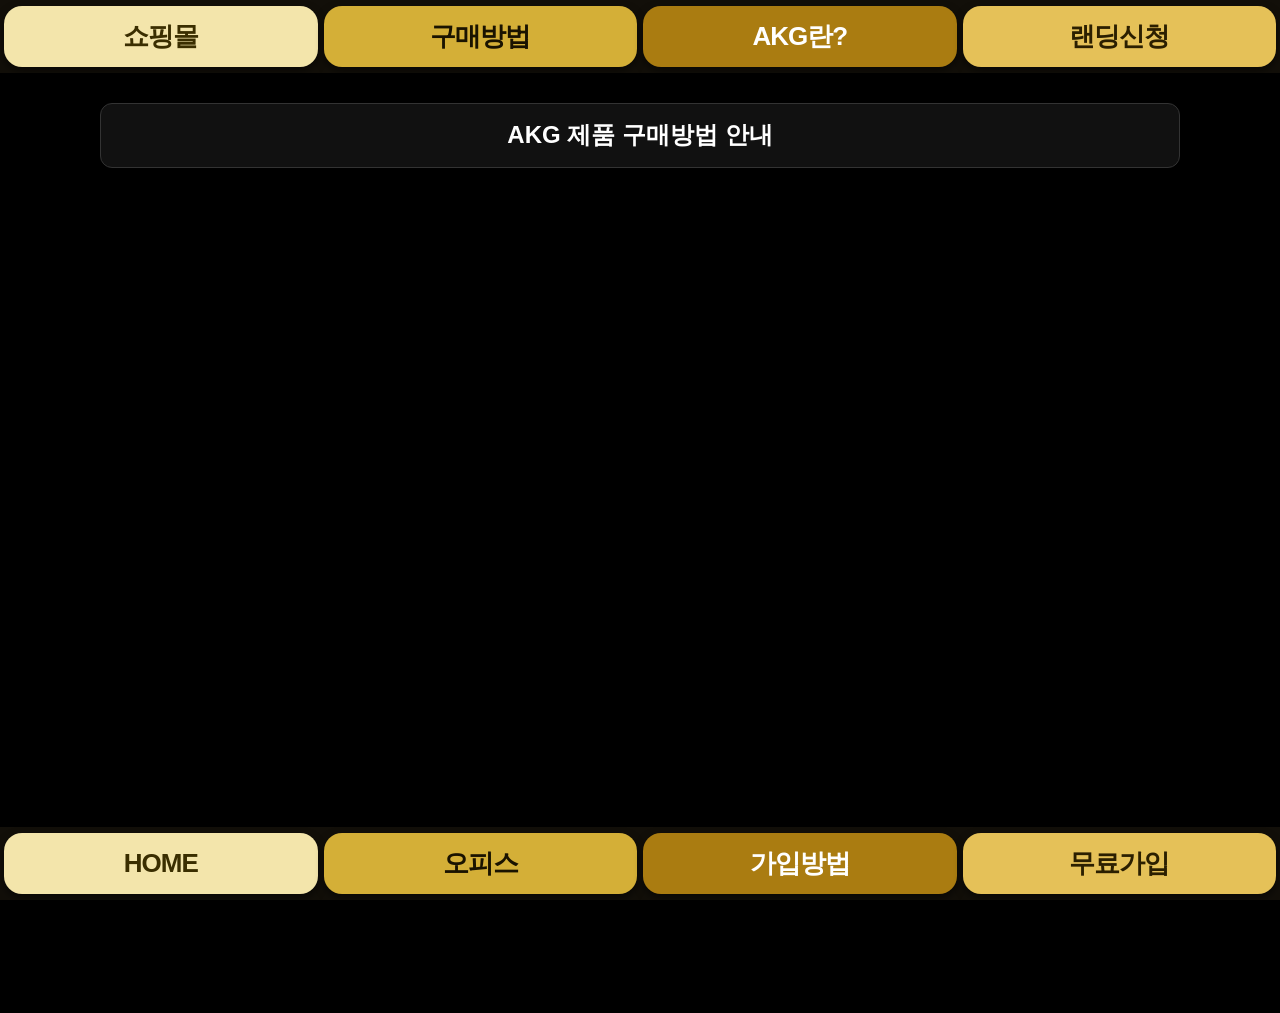
<file: guide_buy.html>
<!DOCTYPE html>
<html lang="ko">
<head>
  <meta charset="UTF-8">
  <meta name="viewport" content="width=device-width, initial-scale=1.0">
  <title>구매방법 안내</title>
  <link rel="stylesheet" href="style.css">
  <script src="menu.js" defer></script>
  <style>
    .video-container {
      position: relative;
      padding-bottom: 56.25%;
      height: 0;
      overflow: hidden;
      max-width: 100%;
      margin: 20px 0;
    }
    .video-container iframe {
      position: absolute;
      top: 0;
      left: 0;
      width: 100%;
      height: 100%;
      border: 0;
    }
  </style>
</head>
<body>

  <!-- 상단 메뉴 -->
  <nav class="cell-nav"></nav>

  <div class="text-box">
    <div class="text-title">AKG 제품 구매방법 안내</div>
  </div>

  <div class="video-container">
    <iframe src="https://www.youtube.com/embed/VRTiRY82z6A?autoplay=1&mute=1" allow="accelerometer; autoplay; clipboard-write; encrypted-media; gyroscope; picture-in-picture" allowfullscreen></iframe>
  </div>

  <!-- 하단 메뉴 -->
  <nav class="cell-nav-bottom"></nav>

</body>
</html>
</file>
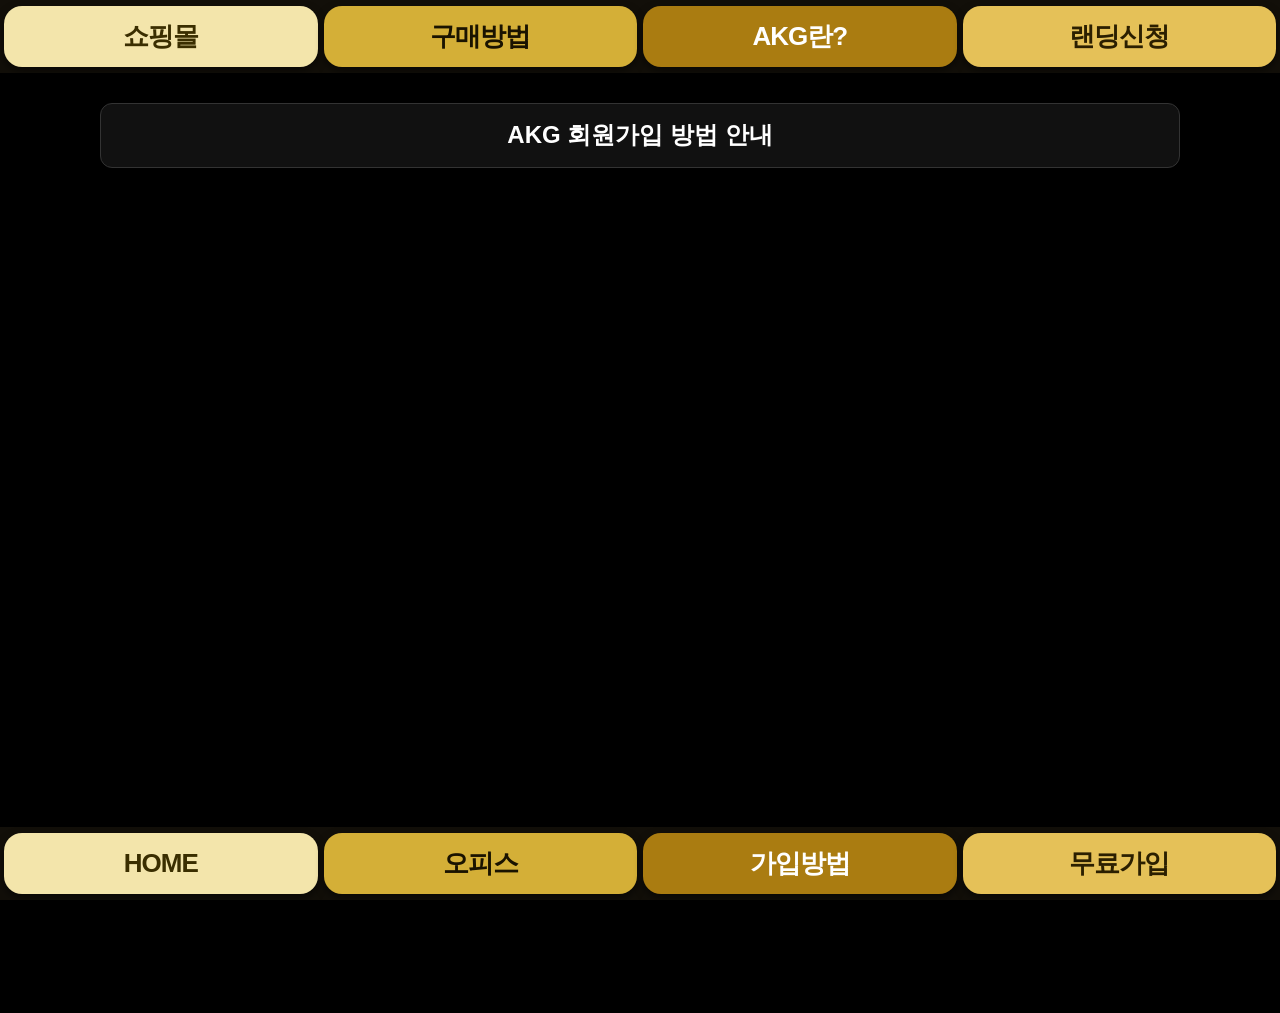
<file: guide_join.html>
<!DOCTYPE html>
<html lang="ko">
<head>
  <meta charset="UTF-8">
  <meta name="viewport" content="width=device-width, initial-scale=1.0">
  <title>가입방법 안내</title>
  <link rel="stylesheet" href="style.css">
  <script src="menu.js" defer></script>
  <style>
    .video-container {
      position: relative;
      padding-bottom: 56.25%; /* 16:9 비율 유지 */
      height: 0;
      overflow: hidden;
      max-width: 100%;
      margin: 20px 0;
    }
    .video-container iframe {
      position: absolute;
      top: 0;
      left: 0;
      width: 100%;
      height: 100%;
      border: 0;
    }
  </style>
</head>
<body>

  <!-- 상단 메뉴 -->
  <nav class="cell-nav"></nav>

  <div class="text-box">
    <div class="text-title">AKG 회원가입 방법 안내</div>
  </div>

  <div class="video-container">
    <iframe src="https://www.youtube.com/embed/_M-ECEPVK7w" allow="accelerometer; autoplay; clipboard-write; encrypted-media; gyroscope; picture-in-picture" allowfullscreen></iframe>
  </div>

  <!-- 하단 메뉴 -->
  <nav class="cell-nav-bottom"></nav>

</body>
</html>
</file>
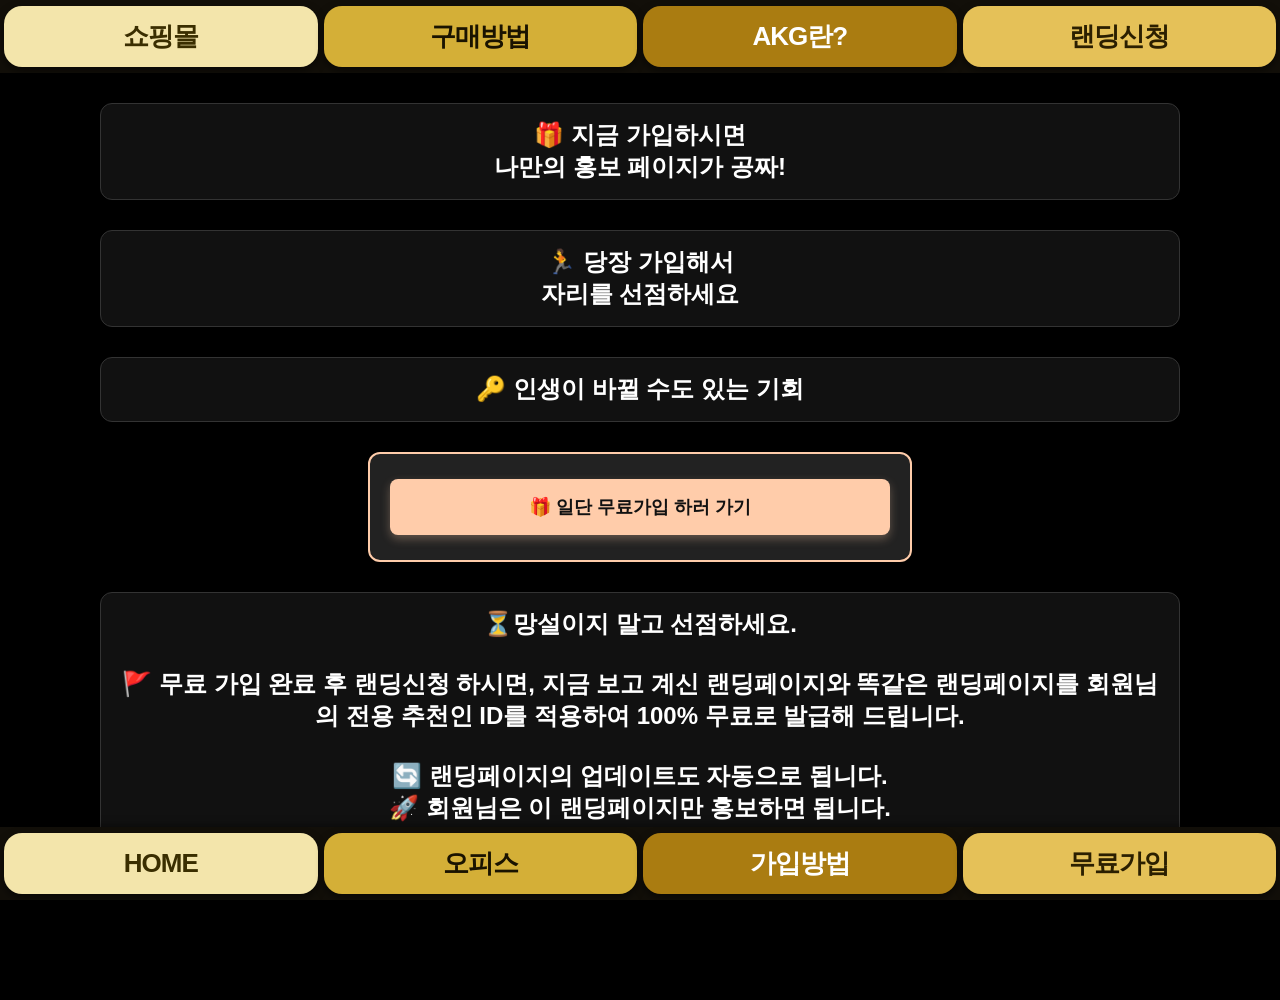
<file: guide_register.html>
<!DOCTYPE html>
<html lang="ko">
<head>
  <meta charset="UTF-8">
  <meta name="viewport" content="width=device-width, initial-scale=1.0">
  <title>무료 회원가입 안내</title>
  <link rel="stylesheet" href="style.css">
  <script src="menu.js"></script>
  <style>
    .benefit-box {
      background: #222;
      border: 2px solid #ffccaa;
      border-radius: 12px;
      padding: 25px 20px;
      margin: 20px auto;
      max-width: 500px;
      text-align: center;
      color: #fff;
    }
    .btn-register-action {
      display: block;
      width: 100%;
      padding: 16px 0;
      background: #ffccaa;
      color: #111;
      font-size: 18px;
      font-weight: bold;
      text-decoration: none;
      border-radius: 8px;
      box-shadow: 0 4px 10px rgba(255, 204, 170, 0.3);
      transition: transform 0.2s;
    }
    .btn-register-action:active {
      transform: scale(0.98);
    }
  </style>
</head>
<body>

  <!-- 상단 메뉴 -->
  <nav class="cell-nav"></nav>

  <div class="text-box">
    <div class="text-title">🎁 지금 가입하시면<br>나만의 홍보 페이지가 공짜!</div>
  </div>

  <div class="text-box">
    <div class="text-title">🏃️ 당장 가입해서<br>자리를 선점하세요</div>
  </div>

  <div class="text-box">
    <div class="text-title">🔑 인생이 바뀔 수도 있는 기회</div>
  </div>

  <div class="benefit-box">
    <a id="btn-real-register" href="#" target="_blank" class="btn-register-action">🎁 일단 무료가입 하러 가기</a>
  </div>

  <div class="text-box">
    <div class="text-title">
      ⏳망설이지 말고 선점하세요.<br><br>
      🚩 무료 가입 완료 후 랜딩신청 하시면, <strong>지금 보고 계신 랜딩페이지와 똑같은 랜딩페이지를 회원님의 전용 추천인 ID를 적용하여 100% 무료로 발급</strong>해 드립니다.<br><br>
	  🔄 랜딩페이지의 업데이트도 자동으로 됩니다.<br>
	  🚀 회원님은 이 랜딩페이지만 홍보하면 됩니다.
    </div>
  </div>
<br><br><br>
  <!-- 하단 메뉴 -->
  <nav class="cell-nav-bottom"></nav>

  <script>
    (function() {
      // menu.js 화이트리스트 기준 동기화
      const defaultRef = "KRAQ767727-0";
      const allowedRefs = ["KRAQ917863-0"];

      const urlParams = new URLSearchParams(window.location.search);
      let userRef = urlParams.get('ref') || sessionStorage.getItem('saved_ref');

      // 화이트리스트 검증 (menu.js와 동일 조건)
      let finalRef = defaultRef;
      if (userRef && allowedRefs.includes(userRef)) {
        finalRef = userRef;
      }

      // 최종 검증된 ID로 가입 링크 연결
      const realRegisterBtn = document.getElementById('btn-real-register');
      if (realRegisterBtn) {
        realRegisterBtn.href = `http://user.nextstarglobal.com/Account/Register?ref=${finalRef}`;
      }
    })();
  </script>
</body>
</html>
</file>
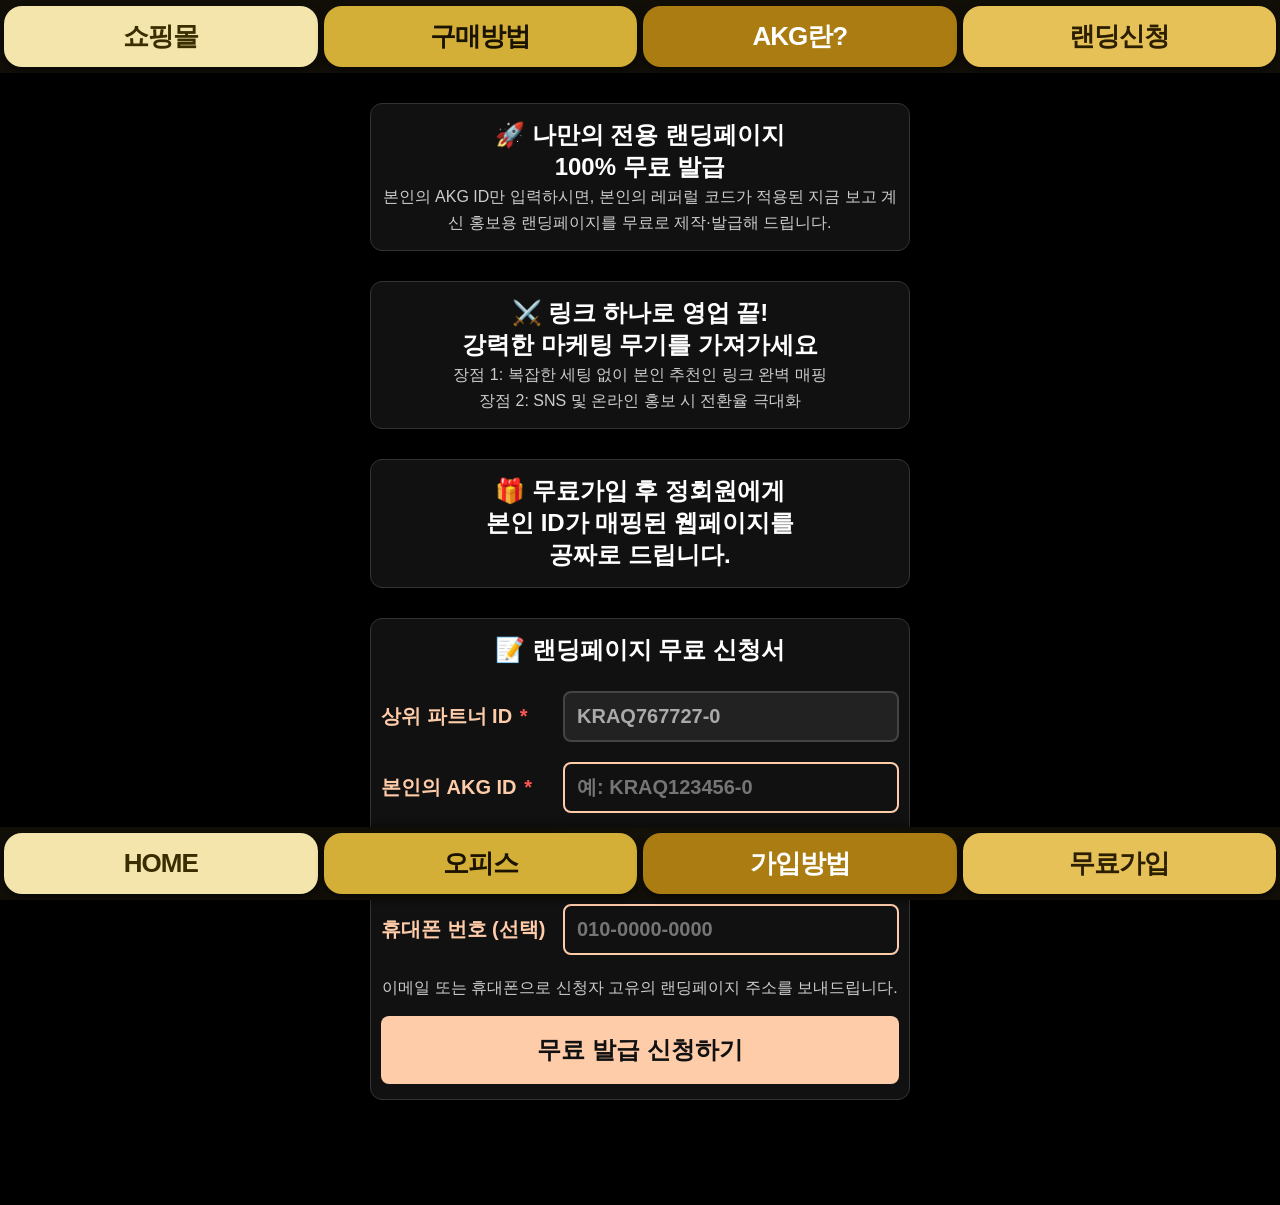
<file: landing_apply.html>
<!DOCTYPE html>
<html lang="ko">
<head>
  <meta charset="UTF-8">
  <meta name="viewport" content="width=device-width, initial-scale=1.0">
  <title>무료 랜딩페이지 신청</title>
  <link rel="stylesheet" href="style.css">
  <script src="menu.js" defer></script>
  <style>
    .apply-container {
      max-width: 600px;
      margin: 20px auto;
      padding: 0 10px;
    }

    /* 제목과 입력칸을 한 줄(가로) 배치 */
    .form-group {
      margin-bottom: 20px;
      display: flex;
      align-items: center;
      gap: 12px;
      text-align: left;
    }
    .form-group label {
      /* 라벨 너비 고정으로 가로 정렬 라인 맞춤 */
      flex: 0 0 170px;
      font-size: 20px;
      font-weight: bold;
      color: #ffccaa;
      white-space: nowrap;
    }
    .form-group label .required {
      color: #ff5555;
      margin-left: 2px;
    }
    .form-group input {
      flex: 1;
      width: 100%;
      padding: 12px;
      background: #111;
      border: 2px solid #ffccaa;
      border-radius: 8px;
      color: #fff;
      font-size: 20px;
      box-sizing: border-box;
      font-weight: bold;
    }
    .form-group input:focus {
      outline: none;
      border-color: #ffffff;
      background: #000;
    }
    .form-group input[readonly] {
      background: #222;
      color: #aaa;
      border-color: #444;
      cursor: not-allowed;
    }
    .btn-submit {
      width: 100%;
      padding: 18px;
      background: #ffccaa;
      color: #111;
      border: none;
      border-radius: 8px;
      font-size: 24px;
      font-weight: bold;
      cursor: pointer;
      transition: background 0.2s;
      margin-top: 15px;
    }
    .btn-submit:hover {
      background: #e6b899;
    }

    /* 초소형 모바일 화면 대응 (폭이 420px 이하일 때 자간 조정) */
    @media (max-width: 420px) {
      .form-group label {
        flex: 0 0 140px;
        font-size: 17px;
      }
      .form-group input {
        font-size: 17px;
        padding: 10px;
      }
    }
  </style>
</head>
<body>

  <!-- 상단 메뉴 -->
  <nav class="cell-nav"></nav>

  <div class="apply-container">
    <div class="text-box">
      <div class="text-title">🚀 나만의 전용 랜딩페이지<br>100% 무료 발급</div>
      <div class="text-content">본인의 AKG ID만 입력하시면, 본인의 레퍼럴 코드가 적용된 지금 보고 계신 홍보용 랜딩페이지를 무료로 제작·발급해 드립니다.</div>
    </div>

    <div class="text-box">
      <div class="text-title">⚔️ 링크 하나로 영업 끝!<br>강력한 마케팅 무기를 가져가세요</div>
      <div class="text-content">장점 1: 복잡한 세팅 없이 본인 추천인 링크 완벽 매핑<br>장점 2: SNS 및 온라인 홍보 시 전환율 극대화</div>
    </div>

    <div class="text-box">
      <div class="text-title">🎁 무료가입 후 정회원에게<br>본인 ID가 매핑된 웹페이지를<br>공짜로 드립니다.</div>
    </div>

    <!-- 신청서 영역 (상단 복사 바 제거 및 한 줄 정렬 반영) -->
    <div class="text-box">
      <div class="text-title" style="margin-bottom: 25px;">📝 랜딩페이지 무료 신청서</div>

      <form id="applyForm">
        <!-- 1. 상위 파트너 ID (수정 불가 고정) -->
        <div class="form-group">
          <label for="parentRef">상위 파트너 ID <span class="required">*</span></label>
          <input type="text" id="parentRef" name="parentRef" readonly placeholder="자동 매핑 중...">
        </div>

        <!-- 2. 본인의 AKG ID -->
        <div class="form-group">
          <label for="myRef">본인의 AKG ID <span class="required">*</span></label>
          <input type="text" id="myRef" name="myRef" required placeholder="예: KRAQ123456-0">
        </div>

        <!-- 3. 이메일 주소 -->
        <div class="form-group">
          <label for="email">이메일 주소 <span class="required">*</span></label>
          <input type="email" id="email" name="email" required placeholder="example@email.com">
        </div>

        <!-- 4. 휴대폰 번호 (선택) -->
        <div class="form-group">
          <label for="phone">휴대폰 번호 (선택)</label>
          <input type="tel" id="phone" name="phone" placeholder="010-0000-0000">
        </div>
      <div class="text-content">이메일 또는 휴대폰으로 신청자 고유의 랜딩페이지 주소를 보내드립니다. <br></div>

        <button type="submit" class="btn-submit" id="submitBtn">무료 발급 신청하기</button>
      </form>
    </div>
  </div>

  <!-- 하단 메뉴 -->
  <nav class="cell-nav-bottom"></nav>

  <script>
    document.addEventListener('DOMContentLoaded', function() {
      // 1. 추천인 ID 자동 매핑
      const parentRefInput = document.getElementById('parentRef');
      const targetRef = window.FINAL_REF || 'KRAQ767727-0';

      if (parentRefInput) parentRefInput.value = targetRef;

      // 2. 폼 제출 처리 (구글 시트로 전송)
      const applyForm = document.getElementById('applyForm');
      const submitBtn = document.getElementById('submitBtn');

      applyForm.addEventListener('submit', function(e) {
        e.preventDefault();

        // 구글 웹 앱 URL 주소 입력
        const GAS_URL = "https://script.google.com/macros/s/AKfycbz7AyM8Qy5COE3VLhzmAaUSGSBw1Mq4XupVVUdvatwLvHS6YIV4olnIg_G9M8OJziZq/exec";

        if (GAS_URL.includes("여기에_구글")) {
          alert("구글 웹 앱 URL을 먼저 코드에 설정해주세요.");
          return;
        }

        submitBtn.disabled = true;
        submitBtn.textContent = "전송 중입니다...";

// 기기 정보 간단 가공
const rawUA = navigator.userAgent;
let deviceType = "기타 PC";

if (/iPhone|iPad|iPod/i.test(rawUA)) {
  deviceType = "아이폰";
} else if (/Android/i.test(rawUA)) {
  deviceType = "안드로이드";
} else if (/Windows/i.test(rawUA)) {
  deviceType = "윈도우 PC";
} else if (/Macintosh/i.test(rawUA)) {
  deviceType = "맥북/맥";
}

const payload = {
  parentRef: document.getElementById('parentRef').value,
  myRef: document.getElementById('myRef').value,
  email: document.getElementById('email').value,
  phone: document.getElementById('phone').value,
  userAgent: deviceType, // ★ 가공된 단어만 전송
  resolution: `${window.screen.width}x${window.screen.height}`,
  timeZone: Intl.DateTimeFormat().resolvedOptions().timeZone,
  referrer: document.referrer || "직접 접속 (Direct)"
};

        fetch(GAS_URL, {
          method: 'POST',
          headers: {
            'Content-Type': 'text/plain;charset=utf-8',
          },
          body: JSON.stringify(payload)
        })
        .then(() => {
          alert("신청이 성공적으로 완료되었습니다!");
          applyForm.reset();
          parentRefInput.value = targetRef; // 리셋 후에도 고정값 유지
        })
        .catch(error => {
          console.error("Error:", error);
          alert("전송에 실패했습니다. 다시 시도해 주세요.");
        })
        .finally(() => {
          submitBtn.disabled = false;
          submitBtn.textContent = "무료 발급 신청하기";
        });
      });
    });
  </script>

</body>
</html>
</file>
<file: style.css>
/* style.css - 원본 보존, menu.css 불러오기 및 글자 크기 중앙 통제 */
@import url('menu.css');

:root {
  /* =========================================================
     [글자 크기 조절 옵션 - 보스가 여기서 변경!]
     18px : 기본 크기
     20px : 약간 크게
     22px : 버튼에 시원하게 꽉 차는 크기 (추천)
     24px : 모바일 화면 한계까지 최대 꽉 차는 크기
     ========================================================= */
  --menu-font-size: 26px;
}

body {
  margin: 0;
  padding: 0;
  background-color: #000;
  text-align: center;
  color: #fff;
  font-family: -apple-system, BlinkMacSystemFont, "Segoe UI", Roboto, sans-serif;
  padding-bottom: 75px !important; /* 하단 메뉴 공간 확보 */
}

/* 상단 고정 네비게이션 */
.cell-nav {
  position: sticky;
  top: 0;
  z-index: 1000;
  display: flex !important;
  width: 100%;
  margin: 0;
  padding: 6px 4px !important; /* 패딩 감소로 버튼 영역 확대 */
  box-sizing: border-box;
}

/* 하단 고정 가로 메뉴바 */
.cell-nav-bottom {
  position: fixed;
  bottom: 0;
  left: 0;
  width: 100%;
  z-index: 9999;
  display: flex !important;
  margin: 0;
  padding: 6px 4px !important; /* 패딩 감소로 버튼 영역 확대 */
  box-sizing: border-box;
  box-shadow: 0 -2px 8px rgba(0, 0, 0, 0.4);
}

/* [핵심] 상단 및 하단 공통 셀 아이템 - 글자 꽉 차게 설정 */
.cell-nav .cell-item,
.cell-nav-bottom .cell-item {
  flex: 1 1 0px !important;
  width: 0 !important;
  min-width: 0 !important;
  display: flex;
  align-items: center;
  justify-content: center;
  
  /* 전역 변수 글자 크기 적용 */
  font-size: var(--menu-font-size) !important;
  font-weight: 900 !important; /* 글자 두께 극대화 */
  letter-spacing: -1px; /* 글자 간격 살짝 줄여 꽉 차는 느낌 연출 */
  
  text-decoration: none;
  text-align: center;
  box-sizing: border-box;
  word-break: keep-all;
  white-space: nowrap;
}

/* 이미지 스타일 */
img {
  width: 90%;
  max-width: 1080px;
  height: auto;
  display: block;
  margin: 0 auto 5px auto;
}

/* 텍스트 박스 디자인 */
.text-box {
  max-width: 1080px;
  margin: 30px auto;
  padding: 15px 10px;
  box-sizing: border-box;
  background: #111111;
  border: 1px solid #333333;
  border-radius: 12px;
  text-align: center;
  width: 90%;
}

.text-title {
  font-size: 24px;
  font-weight: bold;
  color: #ffffff;
  margin-bottom: 1px;
}

.text-content {
  font-size: 16px;
  line-height: 1.6;
  color: #cccccc;
}

/* 텍스트 박스 내 링크 스타일 설정 */
.text-box a {
  color: #ffffff !important;
  text-decoration: none;
  font-size: 24px;
  font-weight: bold;
  display: block;
  word-break: keep-all;
}

.text-box a:hover, 
.text-box a:active, 
.text-box a:visited {
  color: #ffffff !important;
}
</file>
